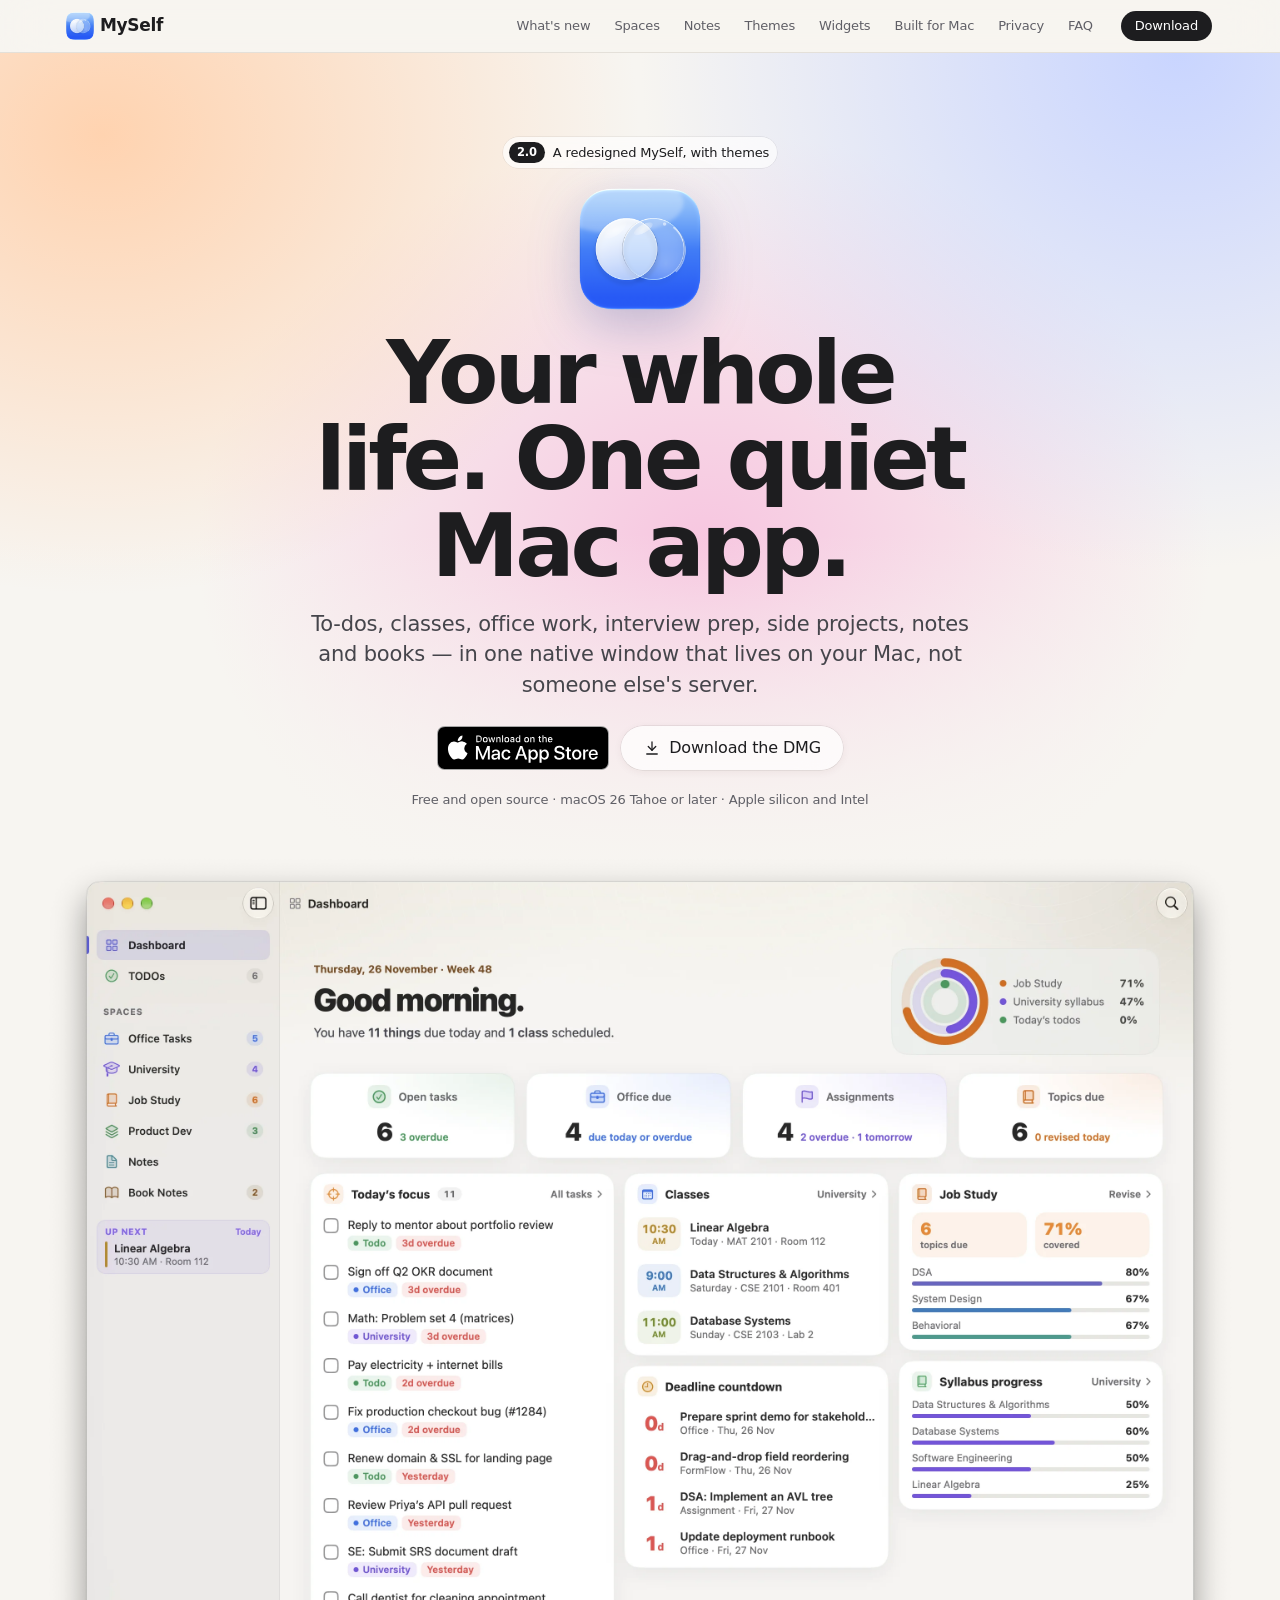
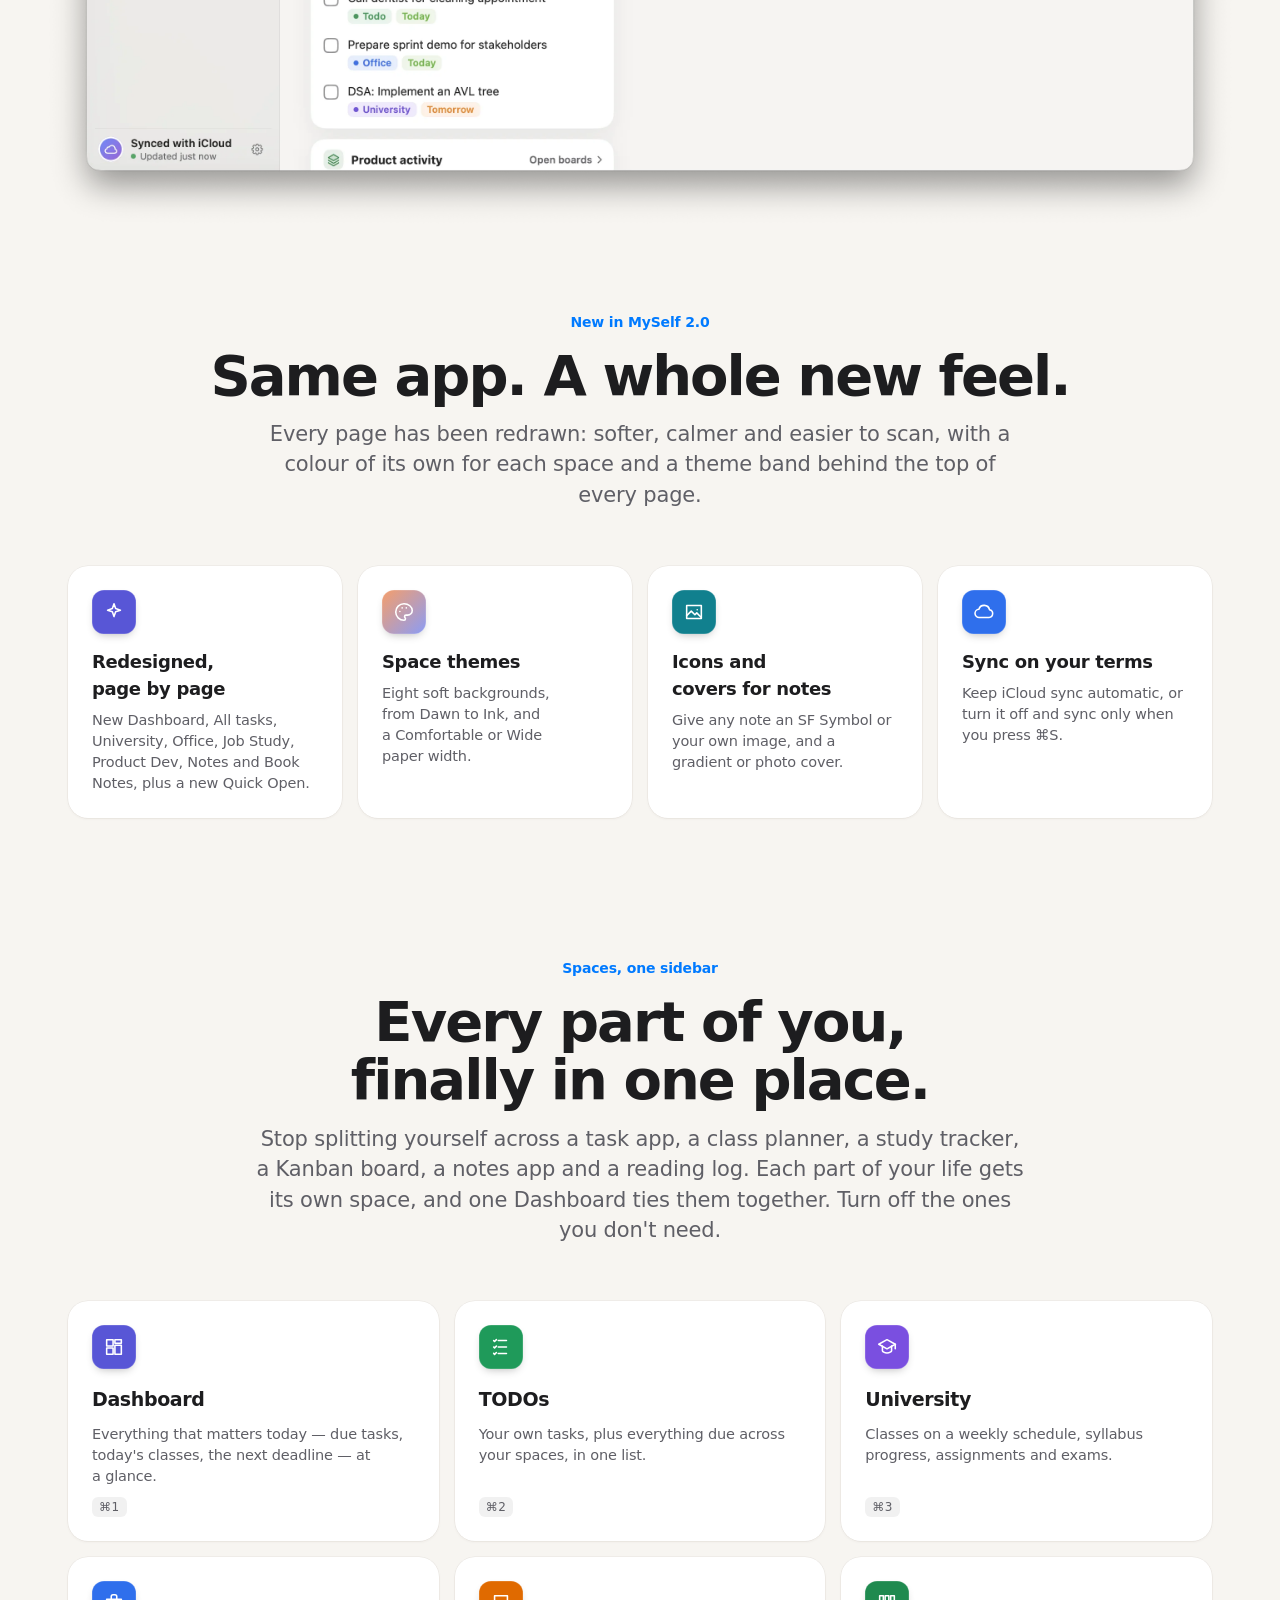
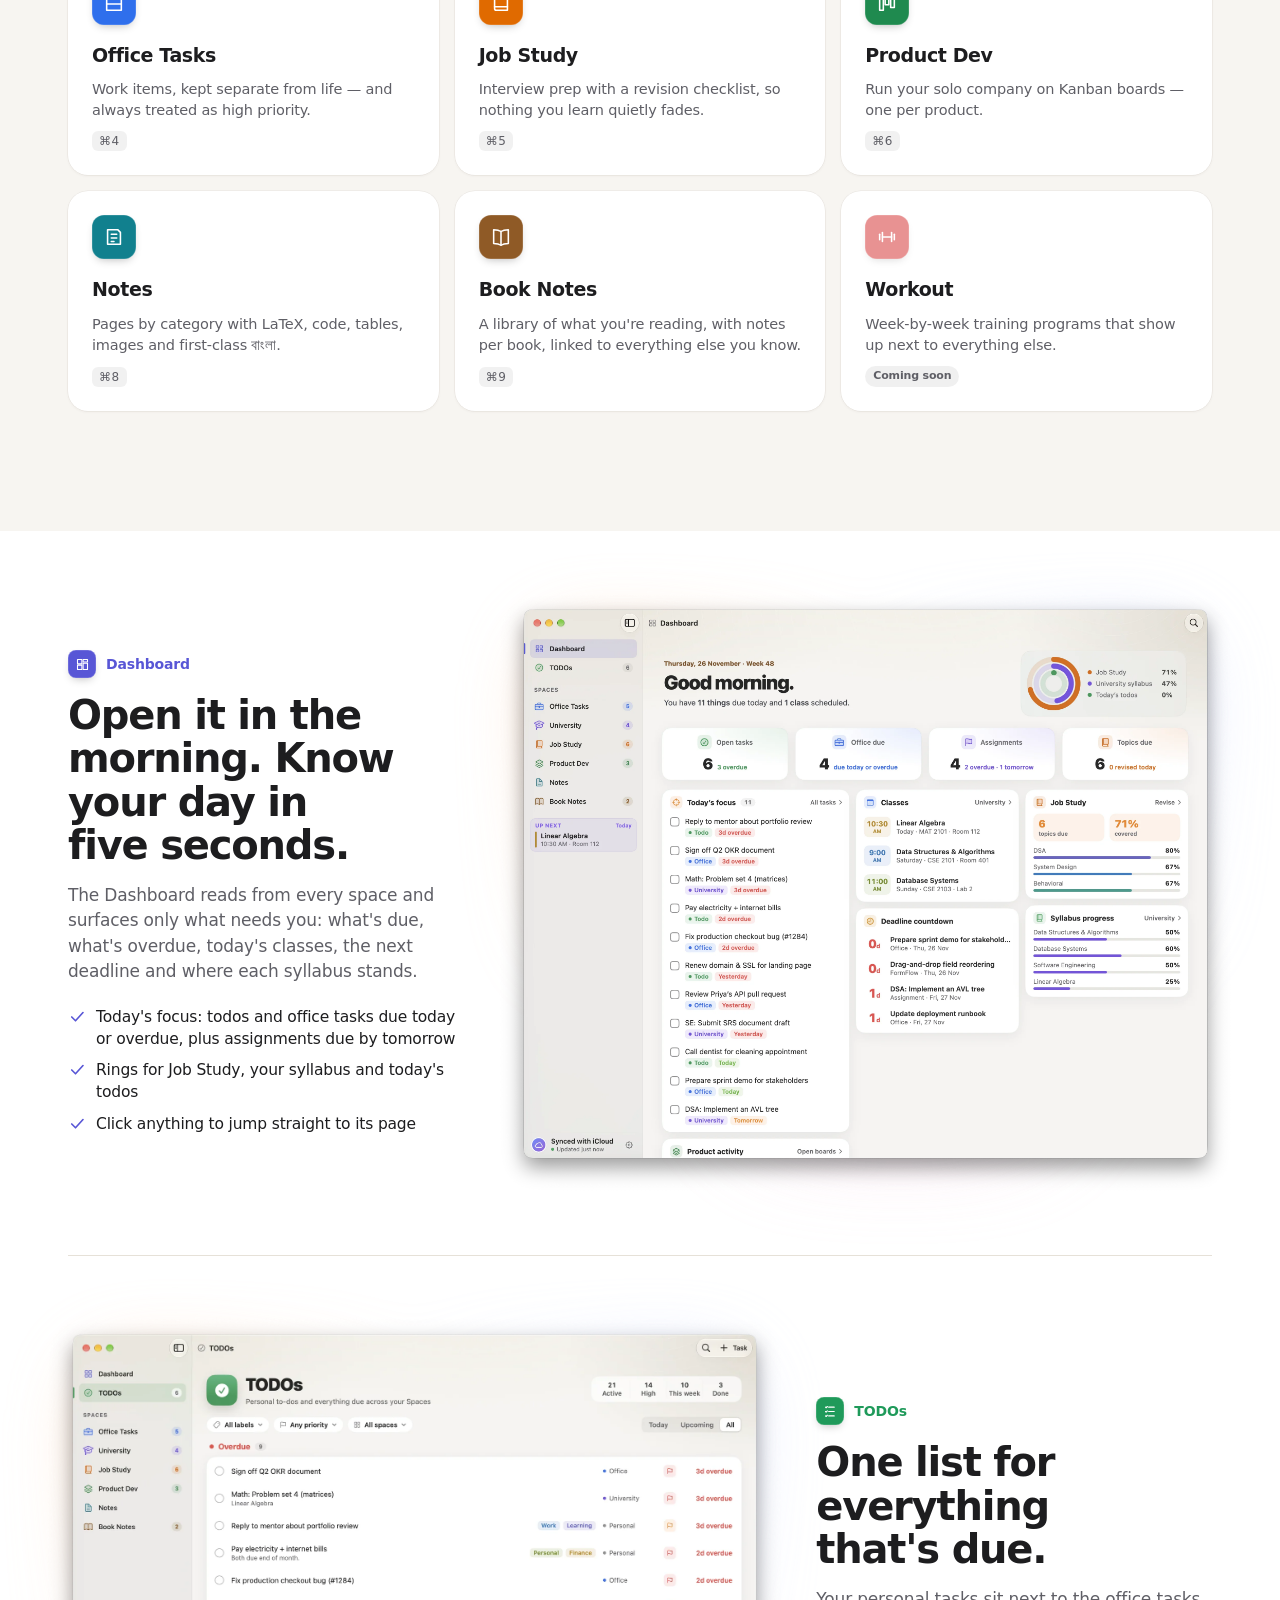
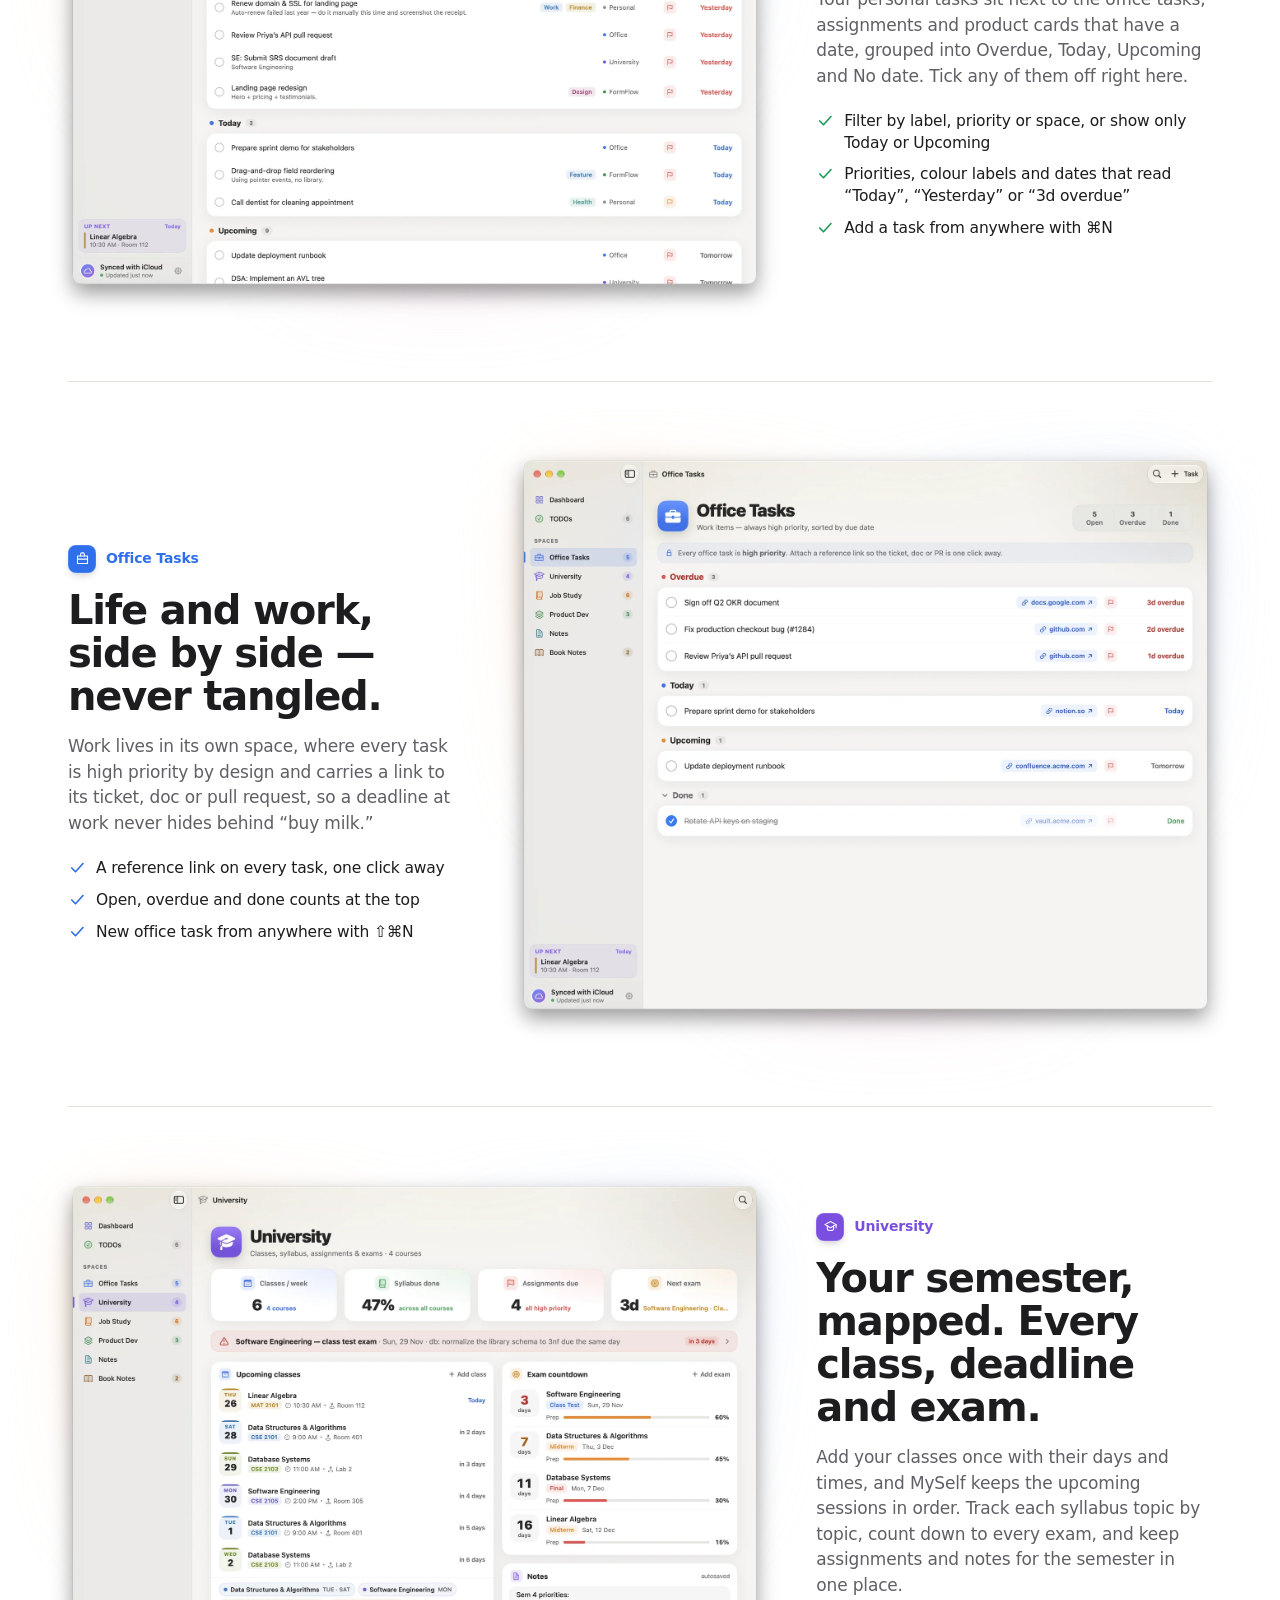
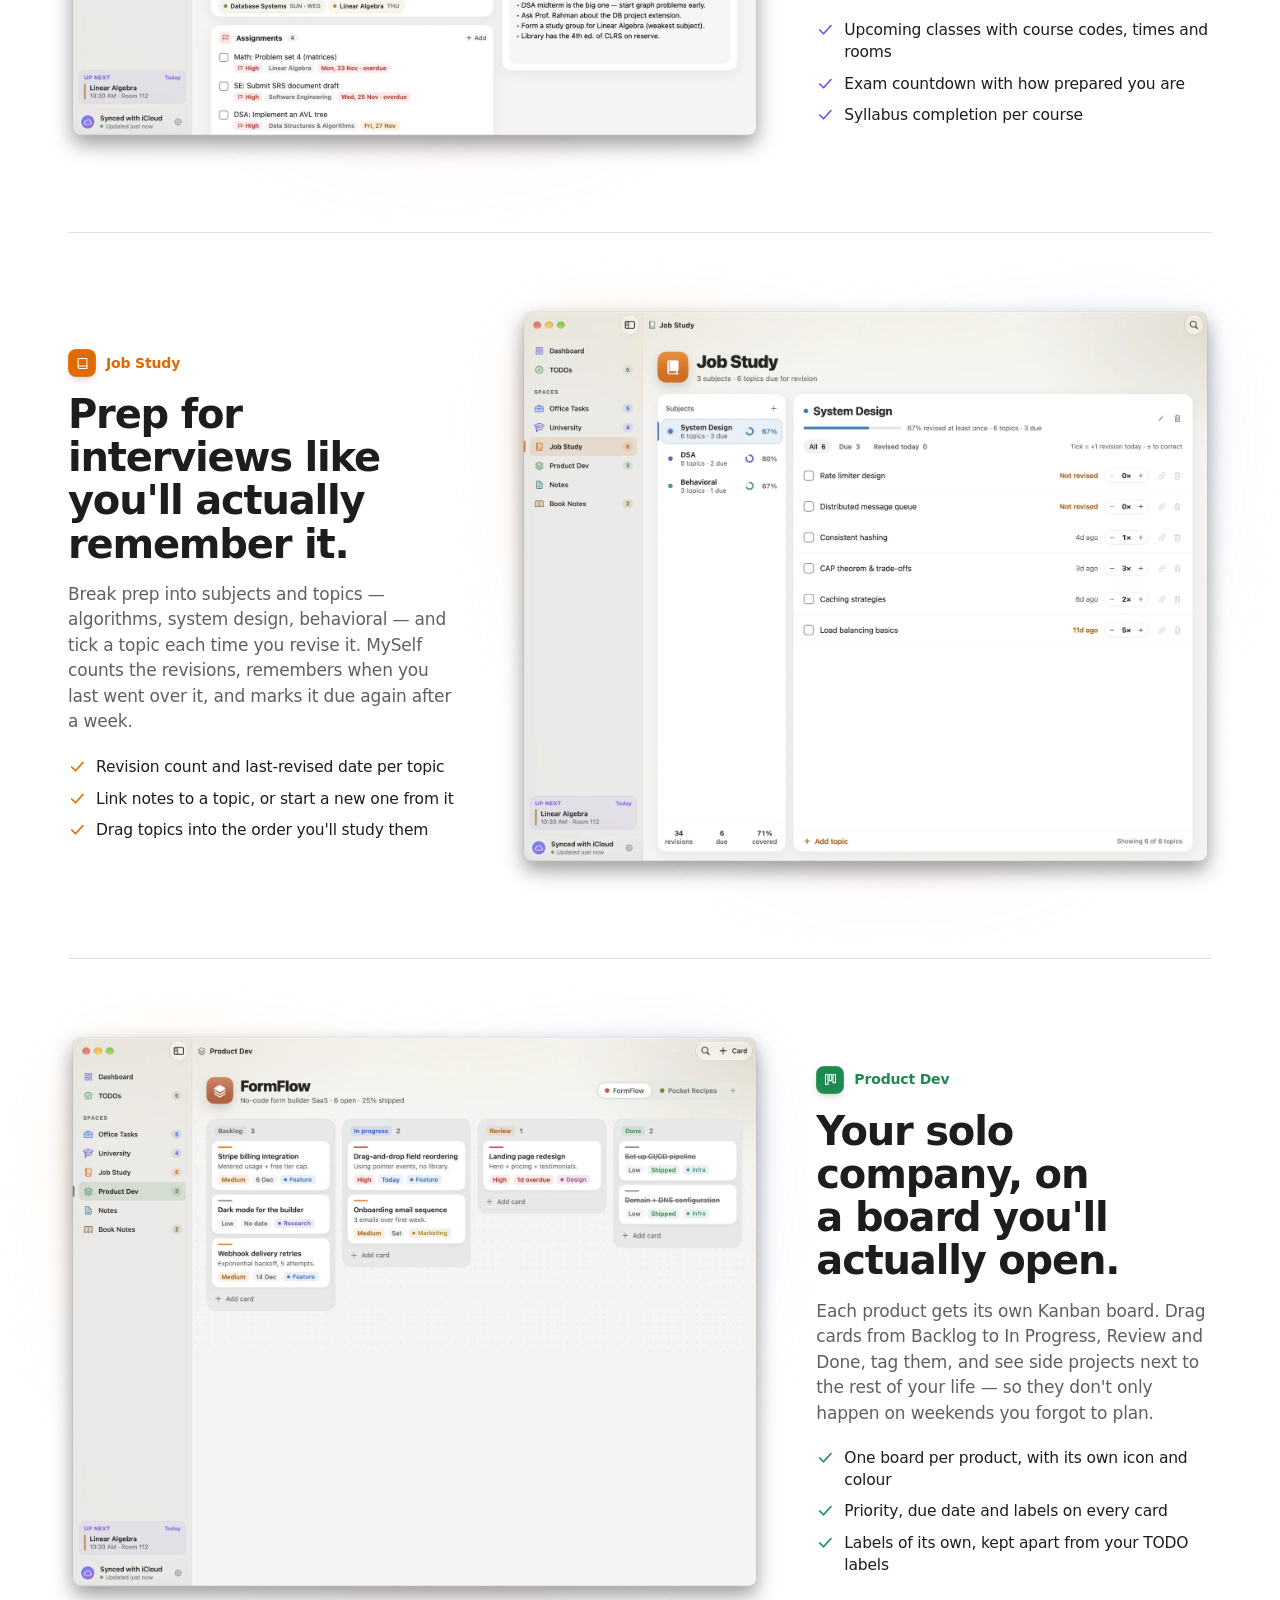
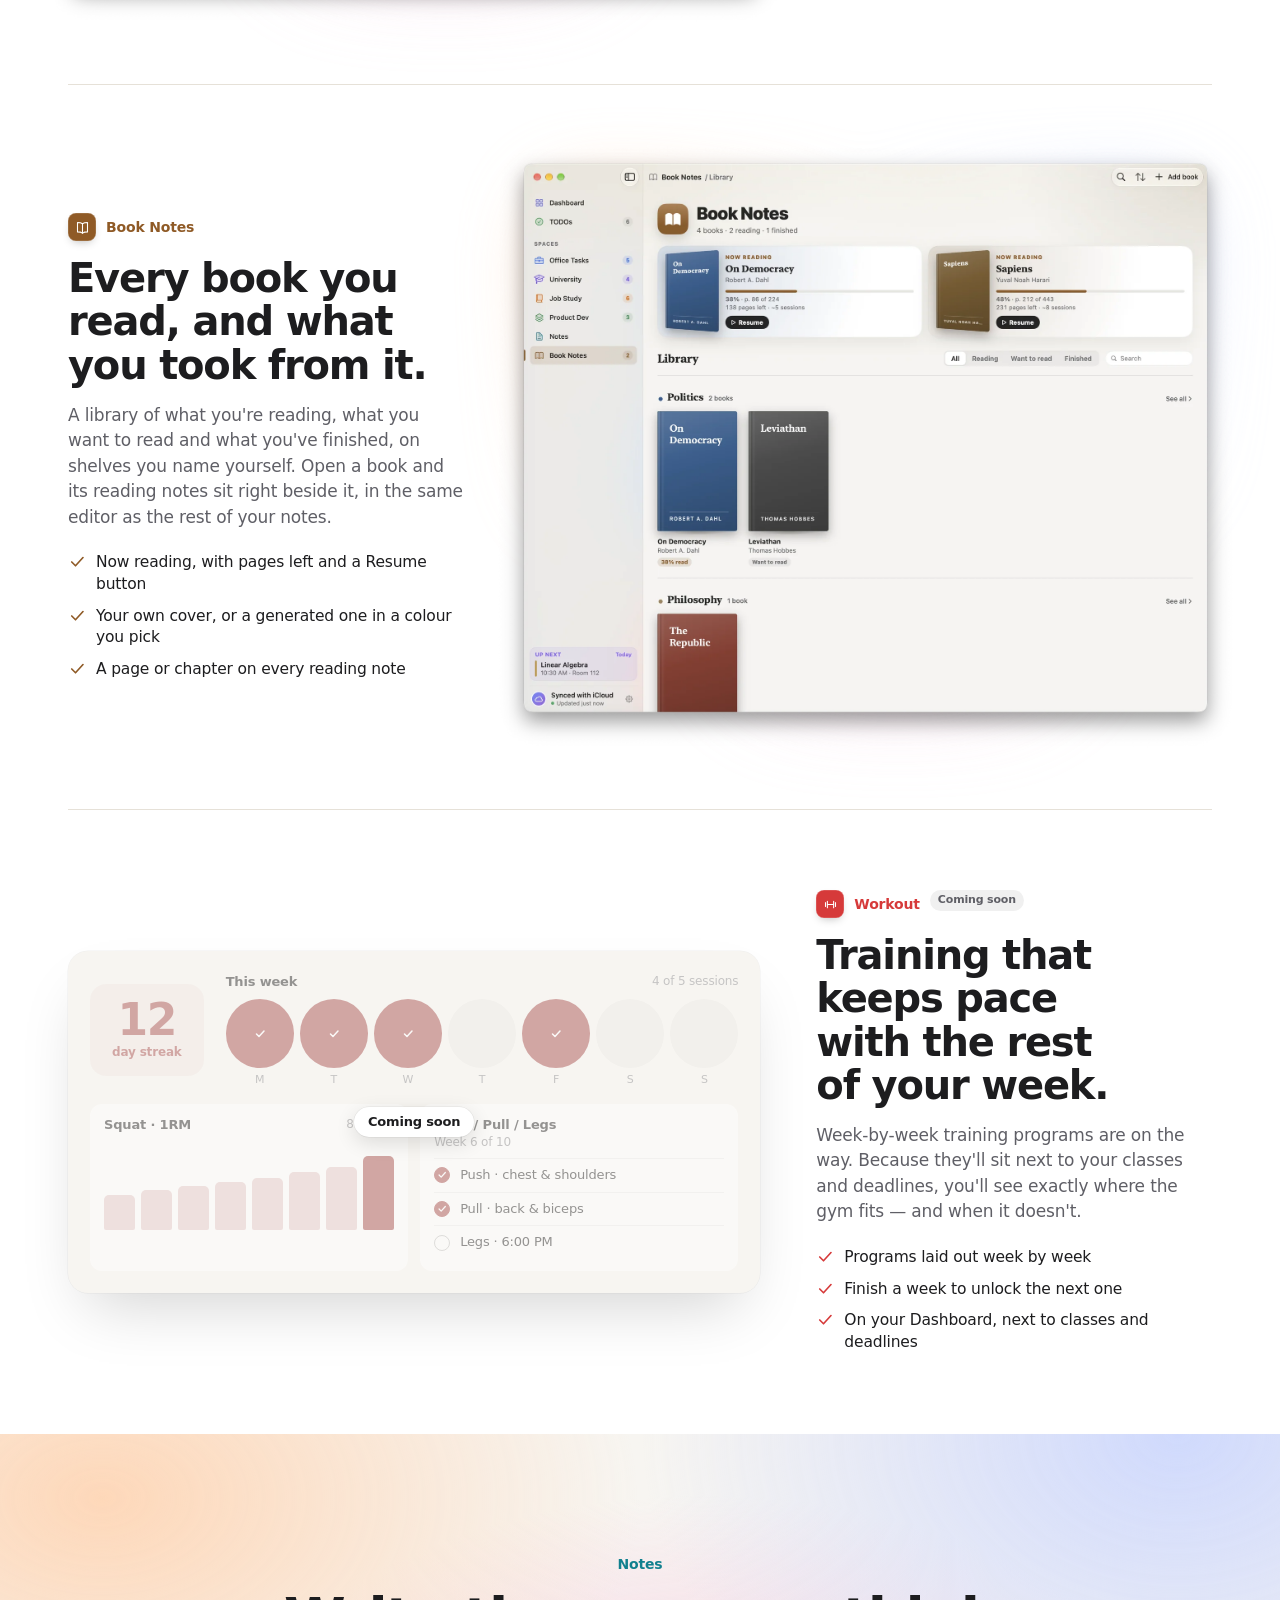
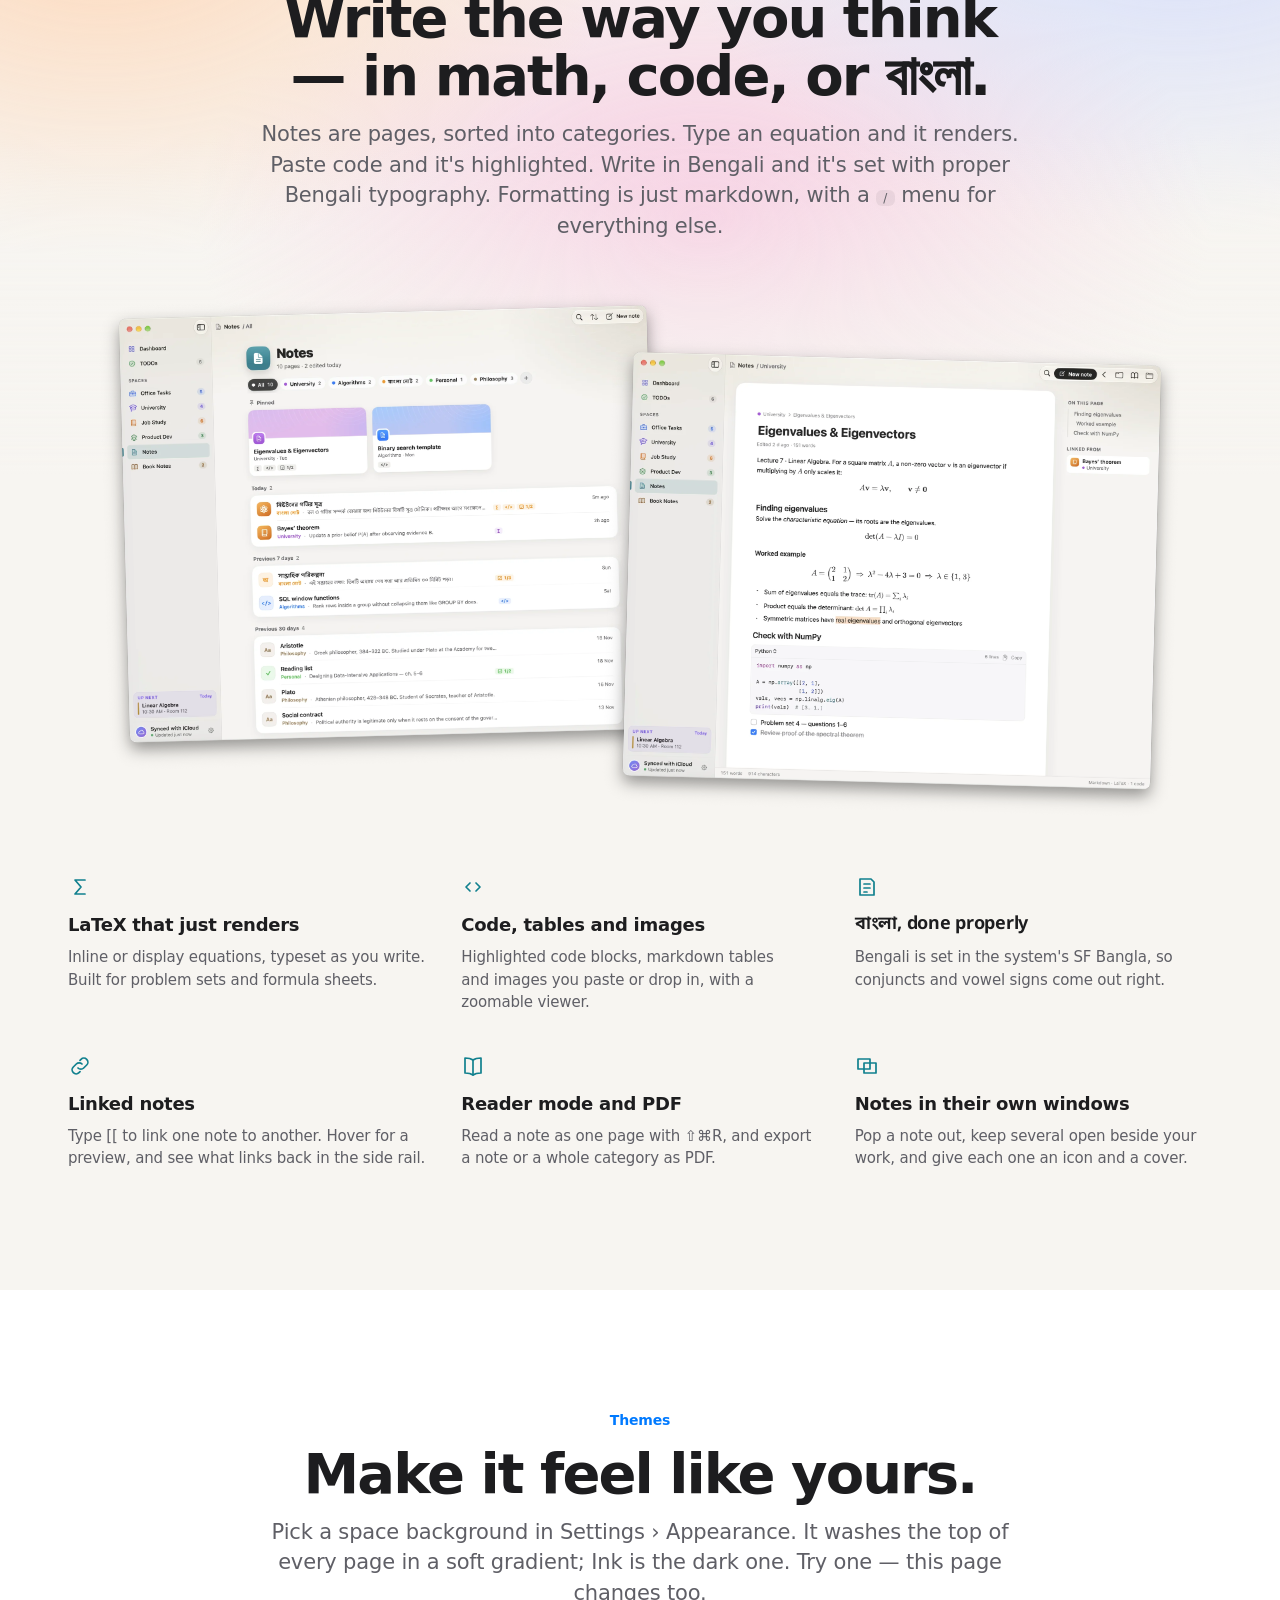
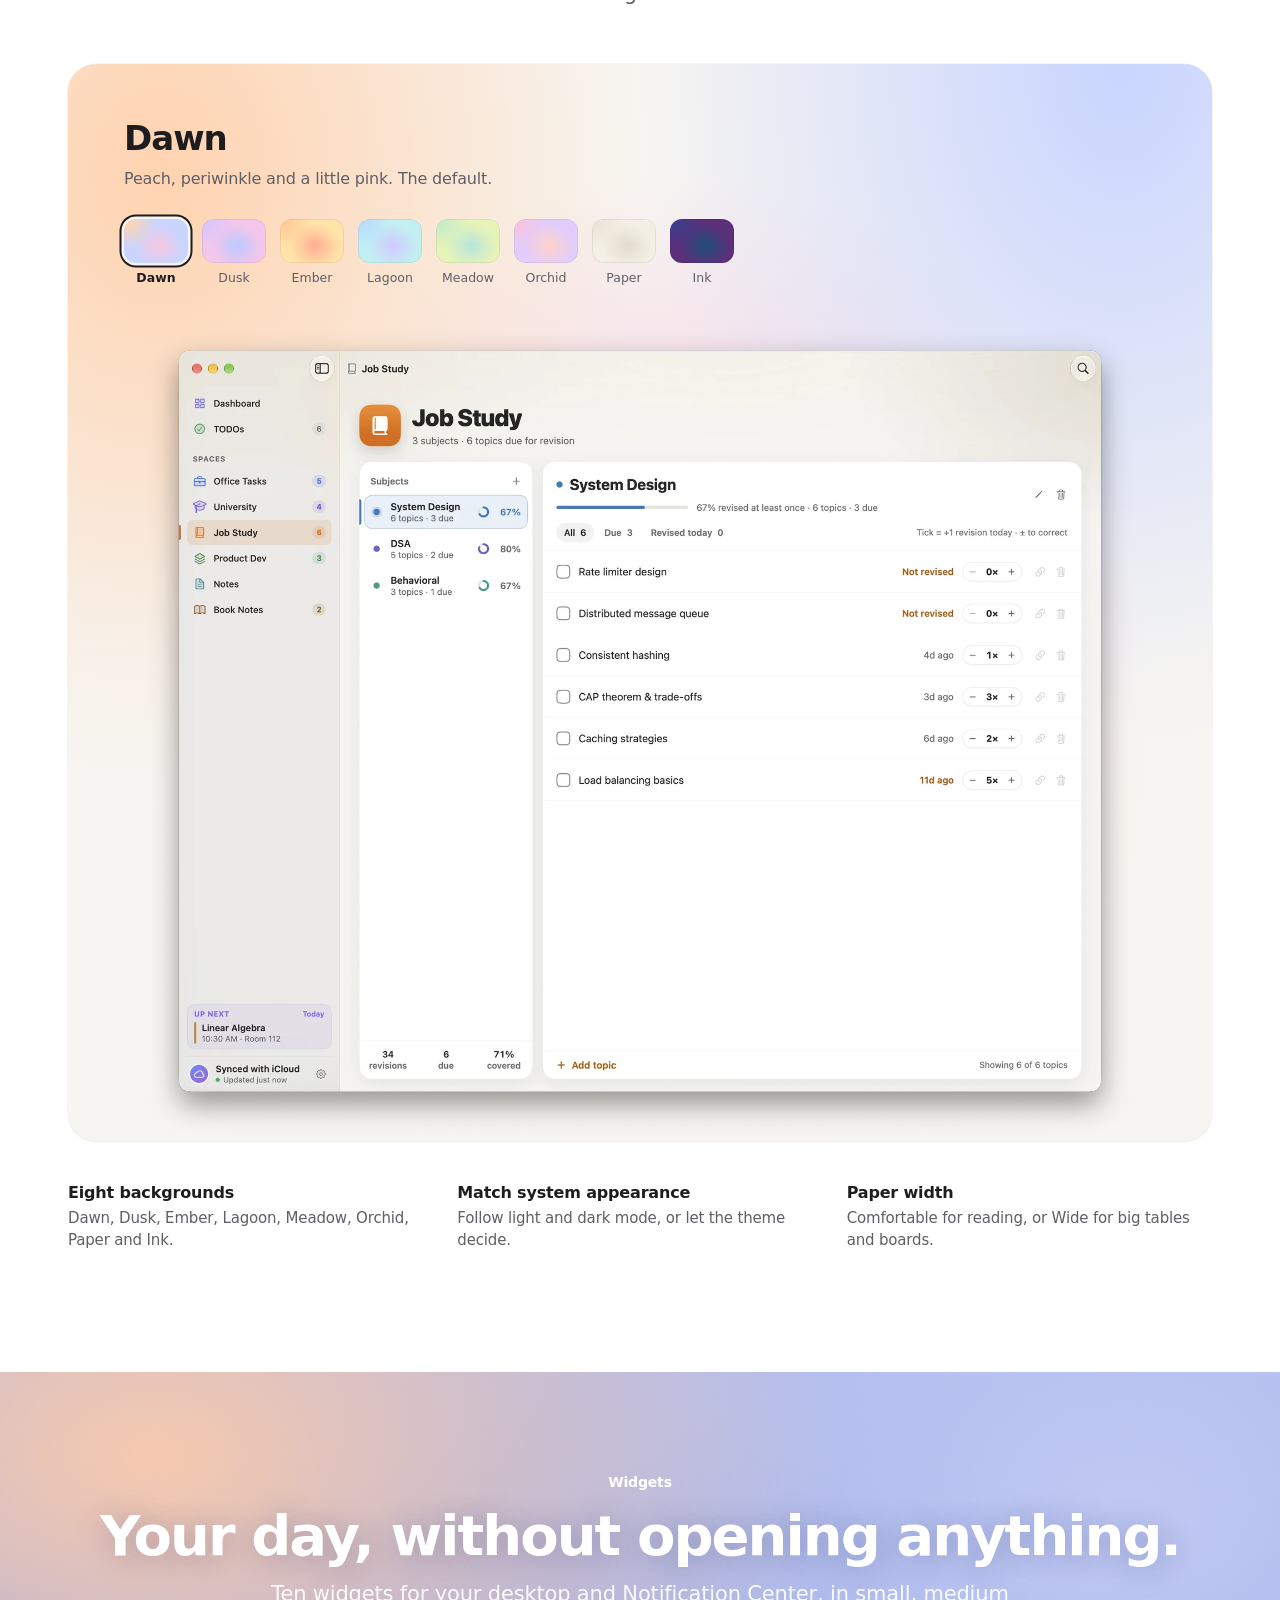
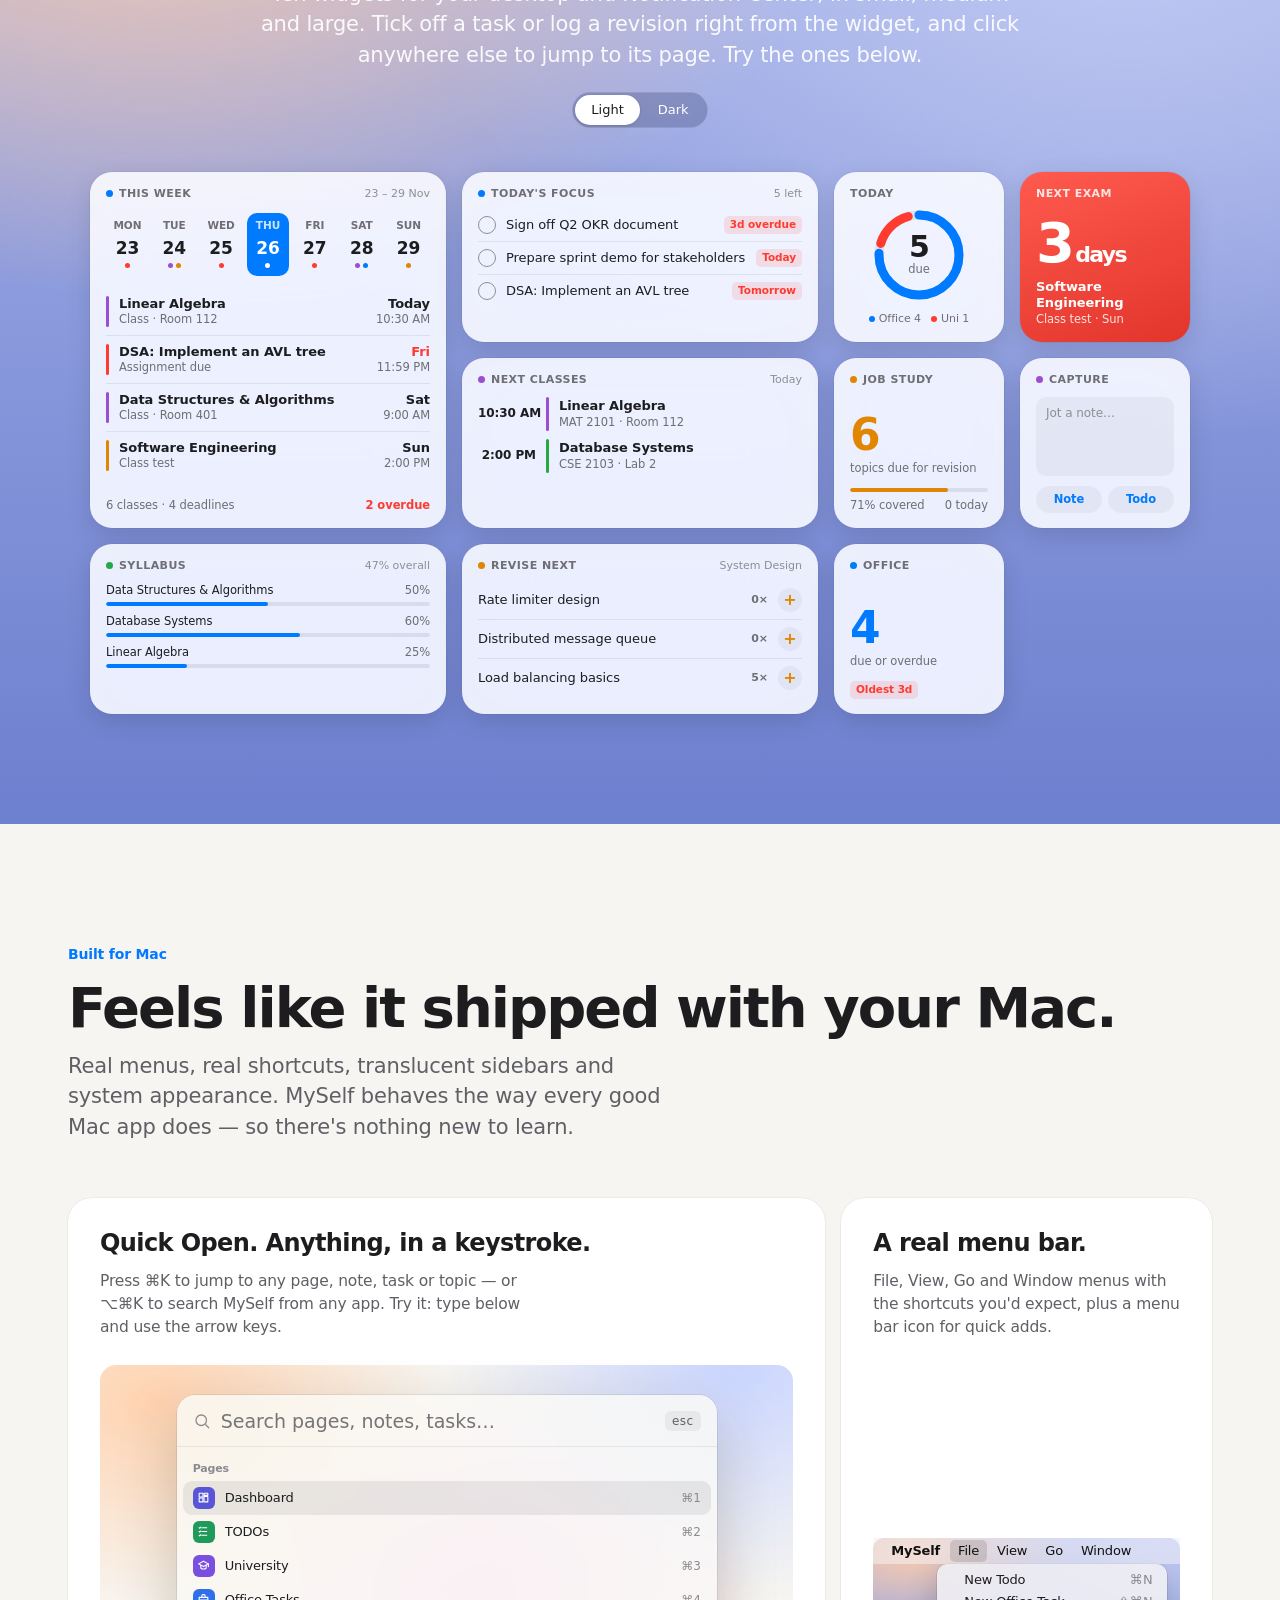
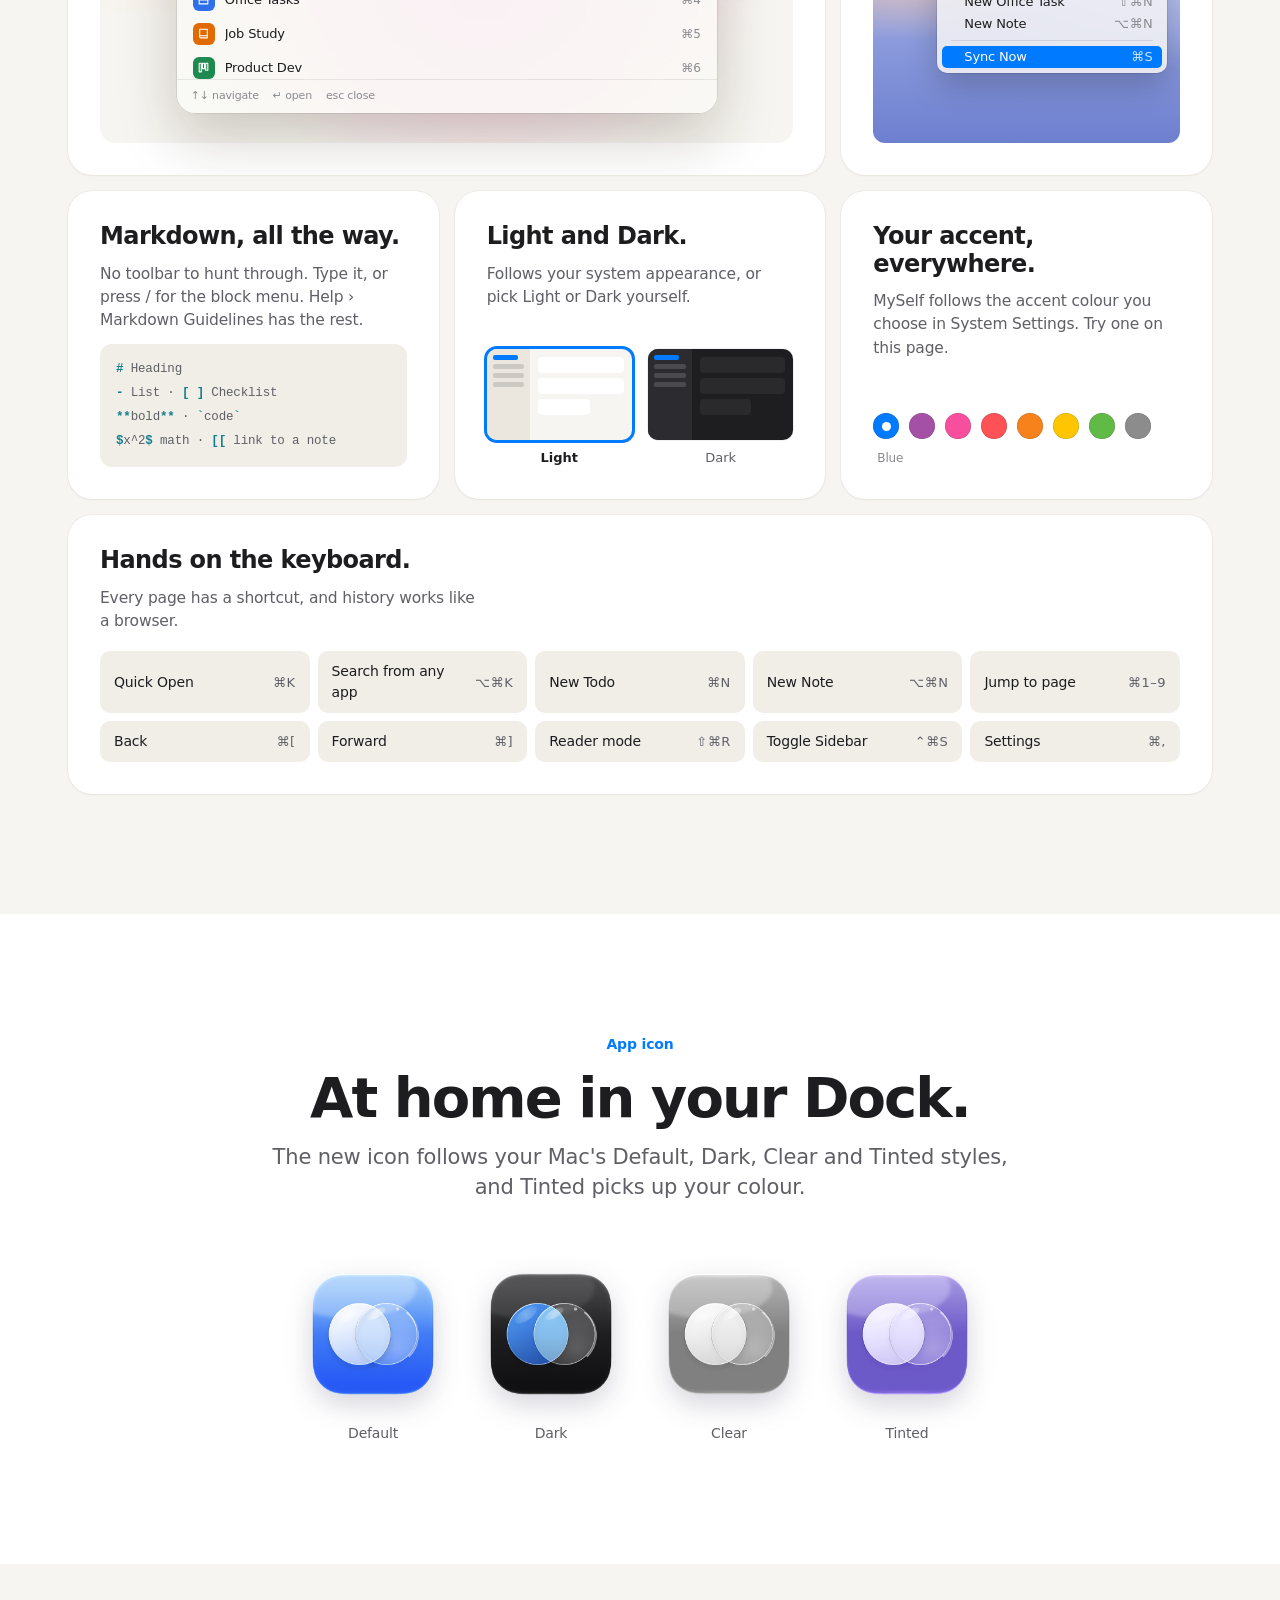
<file: docs/index.html>
<!DOCTYPE html>
<html lang="en">
<head>
<meta charset="UTF-8">
<meta name="viewport" content="width=device-width, initial-scale=1.0">
<title>MySelf for Mac — your whole life, in one quiet window</title>
<meta name="description" content="MySelf is a free, open-source native Mac app for your to-dos, university classes, office tasks, interview prep, product boards, notes and book notes, with LaTeX, code, Bengali, themes and desktop widgets. Your data stays on your Mac and syncs through your private iCloud database.">
<meta property="og:title" content="MySelf for Mac — your whole life, in one quiet window">
<meta property="og:description" content="To-dos, classes, office work, interview prep, side projects, notes and book notes in one native Mac app, with desktop widgets. Free and open source.">
<meta property="og:type" content="website">
<meta property="og:image" content="screenshot.png">
<meta name="theme-color" content="#f7f5f1">
<link rel="icon" href="icon.png">
<link rel="apple-touch-icon" href="icon.png">
<link rel="preconnect" href="https://fonts.googleapis.com">
<link rel="preconnect" href="https://fonts.gstatic.com" crossorigin="">
<link rel="stylesheet" href="https://fonts.googleapis.com/css2?family=Noto+Sans+Bengali:wght@400;600&display=swap">
<link rel="stylesheet" href="landing.css">
</head>
<body>
<nav class="nav"><div class="wrap"><a class="brand" href="#top"><img src="icon.png" alt="">MySelf</a><div class="nav-links"><a href="#new">What's new</a><a href="#modules">Spaces</a><a href="#notes">Notes</a><a href="#themes">Themes</a><a href="#widgets">Widgets</a><a href="#mac">Built for Mac</a><a href="#privacy">Privacy</a><a href="#faq">FAQ</a></div><a class="btn pri sm" href="#download">Download</a></div></nav>

<header class="hero" id="top">
<div class="band" aria-hidden="true"></div>
<div class="wrap hero-top">
<a class="new-pill" href="#new"><b>2.0</b>A redesigned MySelf, with themes</a>
<img class="hero-icon" src="icon.png" width="132" height="132" alt="MySelf app icon">
<h1>Your whole life. One quiet Mac app.</h1>
<p class="lede">To-dos, classes, office work, interview prep, side projects, notes and books — in one native window that lives on your Mac, not someone else's server.</p>
<div class="hero-cta"><a class="store" href="https://apps.apple.com/us/app/myself-todos-notes-study/id6829809152"><img src="mac-app-store-badge.svg" alt="Download on the Mac App Store" width="172" height="44"></a><a class="btn sec2" href="https://github.com/Ok9xNirab/myself/releases/latest"><span data-i="download" data-s="18"></span>Download the DMG</a></div>
<div class="hero-meta">Free and open source · macOS 26 Tahoe or later · Apple silicon and Intel</div>
</div>
<div class="wrap hero-stage">
<img class="hero-shot" src="shots/dashboard.webp" width="2882" height="2358" fetchpriority="high" alt="MySelf's Dashboard on macOS: a good-morning greeting with today's progress rings, stat cards for open tasks, office tasks due, assignments and Job Study topics due, today's focus, classes, a deadline countdown, Job Study and syllabus progress">
</div>
</header>

<section class="sec" id="new" style="padding-top:40px">
<div class="wrap">
<div class="sec-head c"><div class="eyebrow">New in MySelf 2.0</div><h2 class="h2">Same app. A whole new feel.</h2><p class="lede">Every page has been redrawn: softer, calmer and easier to scan, with a colour of its own for each space and a theme band behind the top of every page.</p></div>
<div class="news">
<div class="nw"><span class="tile" style="background:var(--indigo)" data-i="sparkle" data-s="22"></span><h3>Redesigned, page by page</h3><p>New Dashboard, All tasks, University, Office, Job Study, Product Dev, Notes and Book Notes, plus a new Quick Open.</p></div>
<div class="nw"><span class="tile" style="background:linear-gradient(135deg,#f59e6b,#8b9cf5)" data-i="palette" data-s="22"></span><h3>Space themes</h3><p>Eight soft backgrounds, from Dawn to Ink, and a Comfortable or Wide paper width.</p></div>
<div class="nw"><span class="tile" style="background:var(--teal)" data-i="image" data-s="22"></span><h3>Icons and covers for notes</h3><p>Give any note an SF Symbol or your own image, and a gradient or photo cover.</p></div>
<div class="nw"><span class="tile" style="background:var(--blue)" data-i="cloud" data-s="22"></span><h3>Sync on your terms</h3><p>Keep iCloud sync automatic, or turn it off and sync only when you press ⌘S.</p></div>
</div>
</div>
</section>

<section class="sec" id="modules" style="padding-top:20px">
<div class="wrap">
<div class="sec-head c"><div class="eyebrow">Spaces, one sidebar</div><h2 class="h2">Every part of you,<br>finally in one place.</h2><p class="lede">Stop splitting yourself across a task app, a class planner, a study tracker, a Kanban board, a notes app and a reading log. Each part of your life gets its own space, and one Dashboard ties them together. Turn off the ones you don't need.</p></div>
<div class="mods">
<a class="mod" href="#f-dashboard"><span class="tile" style="background:var(--indigo)" data-i="dashboard" data-s="22"></span><h3>Dashboard</h3><p>Everything that matters today — due tasks, today's classes, the next deadline — at a glance.</p><kbd class="k">⌘1</kbd></a>
<a class="mod" href="#f-todos"><span class="tile" style="background:var(--green)" data-i="todos" data-s="22"></span><h3>TODOs</h3><p>Your own tasks, plus everything due across your spaces, in one list.</p><kbd class="k">⌘2</kbd></a>
<a class="mod" href="#f-uni"><span class="tile" style="background:var(--violet)" data-i="university" data-s="22"></span><h3>University</h3><p>Classes on a weekly schedule, syllabus progress, assignments and exams.</p><kbd class="k">⌘3</kbd></a>
<a class="mod" href="#f-office"><span class="tile" style="background:var(--blue)" data-i="office" data-s="22"></span><h3>Office Tasks</h3><p>Work items, kept separate from life — and always treated as high priority.</p><kbd class="k">⌘4</kbd></a>
<a class="mod" href="#f-job"><span class="tile" style="background:var(--amber)" data-i="book" data-s="22"></span><h3>Job Study</h3><p>Interview prep with a revision checklist, so nothing you learn quietly fades.</p><kbd class="k">⌘5</kbd></a>
<a class="mod" href="#f-prod"><span class="tile" style="background:#1f8a4f" data-i="products" data-s="22"></span><h3>Product Dev</h3><p>Run your solo company on Kanban boards — one per product.</p><kbd class="k">⌘6</kbd></a>
<a class="mod" href="#notes"><span class="tile" style="background:var(--teal)" data-i="note" data-s="22"></span><h3>Notes</h3><p>Pages by category with LaTeX, code, tables, images and first-class বাংলা.</p><kbd class="k">⌘8</kbd></a>
<a class="mod" href="#f-books"><span class="tile" style="background:var(--brown)" data-i="bookpages" data-s="22"></span><h3>Book Notes</h3><p>A library of what you're reading, with notes per book, linked to everything else you know.</p><kbd class="k">⌘9</kbd></a>
<a class="mod soon" href="#f-work"><span class="tile" style="background:var(--red)" data-i="workout" data-s="22"></span><h3>Workout</h3><p>Week-by-week training programs that show up next to everything else.</p><span class="soon-tag">Coming soon</span></a>
</div>
</div>
</section>

<section class="features" id="features">
<div class="wrap">

<div class="feat" id="f-dashboard" style="--tint:var(--indigo)">
<div class="copy"><div class="eyebrow"><span class="tile" style="background:var(--indigo)" data-i="dashboard" data-s="15"></span>Dashboard</div><h3>Open it in the morning. Know your day in five seconds.</h3><p>The Dashboard reads from every space and surfaces only what needs you: what's due, what's overdue, today's classes, the next deadline and where each syllabus stands.</p>
<ul class="ticks"><li><span data-i="check" data-s="18" data-w="2.2"></span>Today's focus: todos and office tasks due today or overdue, plus assignments due by tomorrow</li><li><span data-i="check" data-s="18" data-w="2.2"></span>Rings for Job Study, your syllabus and today's todos</li><li><span data-i="check" data-s="18" data-w="2.2"></span>Click anything to jump straight to its page</li></ul></div>
<figure class="shot"><img src="shots/dashboard.webp" width="2882" height="2358" loading="lazy" alt="The Dashboard with today's focus, classes, a deadline countdown and Job Study and syllabus progress"></figure>
</div>

<div class="feat flip" id="f-todos" style="--tint:var(--green)">
<div class="copy"><div class="eyebrow"><span class="tile" style="background:var(--green)" data-i="todos" data-s="15"></span>TODOs</div><h3>One list for everything that's due.</h3><p>Your personal tasks sit next to the office tasks, assignments and product cards that have a date, grouped into Overdue, Today, Upcoming and No date. Tick any of them off right here.</p>
<ul class="ticks"><li><span data-i="check" data-s="18" data-w="2.2"></span>Filter by label, priority or space, or show only Today or Upcoming</li><li><span data-i="check" data-s="18" data-w="2.2"></span>Priorities, colour labels and dates that read “Today”, “Yesterday” or “3d overdue”</li><li><span data-i="check" data-s="18" data-w="2.2"></span>Add a task from anywhere with ⌘N</li></ul></div>
<figure class="shot"><img src="shots/todos.webp" width="1800" height="1473" loading="lazy" alt="The TODOs page listing overdue, today and upcoming tasks from Office, University, Personal and a product board, with labels and priority flags"></figure>
</div>

<div class="feat" id="f-office" style="--tint:var(--blue)">
<div class="copy"><div class="eyebrow"><span class="tile" style="background:var(--blue)" data-i="office" data-s="15"></span>Office Tasks</div><h3>Life and work, side by side — never tangled.</h3><p>Work lives in its own space, where every task is high priority by design and carries a link to its ticket, doc or pull request, so a deadline at work never hides behind “buy milk.”</p>
<ul class="ticks"><li><span data-i="check" data-s="18" data-w="2.2"></span>A reference link on every task, one click away</li><li><span data-i="check" data-s="18" data-w="2.2"></span>Open, overdue and done counts at the top</li><li><span data-i="check" data-s="18" data-w="2.2"></span>New office task from anywhere with ⇧⌘N</li></ul></div>
<figure class="shot"><img src="shots/office.webp" width="1800" height="1473" loading="lazy" alt="The Office Tasks page with overdue, today, upcoming and done tasks, each with a link to a doc, GitHub or Notion"></figure>
</div>

<div class="feat flip" id="f-uni" style="--tint:var(--violet)">
<div class="copy"><div class="eyebrow"><span class="tile" style="background:var(--violet)" data-i="university" data-s="15"></span>University</div><h3>Your semester, mapped. Every class, deadline and exam.</h3><p>Add your classes once with their days and times, and MySelf keeps the upcoming sessions in order. Track each syllabus topic by topic, count down to every exam, and keep assignments and notes for the semester in one place.</p>
<ul class="ticks"><li><span data-i="check" data-s="18" data-w="2.2"></span>Upcoming classes with course codes, times and rooms</li><li><span data-i="check" data-s="18" data-w="2.2"></span>Exam countdown with how prepared you are</li><li><span data-i="check" data-s="18" data-w="2.2"></span>Syllabus completion per course</li></ul></div>
<figure class="shot"><img src="shots/university.webp" width="1800" height="1473" loading="lazy" alt="The University page with classes per week, syllabus done, assignments due, the next exam, upcoming classes and an exam countdown"></figure>
</div>

<div class="feat" id="f-job" style="--tint:var(--amber)">
<div class="copy"><div class="eyebrow"><span class="tile" style="background:var(--amber)" data-i="book" data-s="15"></span>Job Study</div><h3>Prep for interviews like you'll actually remember it.</h3><p>Break prep into subjects and topics — algorithms, system design, behavioral — and tick a topic each time you revise it. MySelf counts the revisions, remembers when you last went over it, and marks it due again after a week.</p>
<ul class="ticks"><li><span data-i="check" data-s="18" data-w="2.2"></span>Revision count and last-revised date per topic</li><li><span data-i="check" data-s="18" data-w="2.2"></span>Link notes to a topic, or start a new one from it</li><li><span data-i="check" data-s="18" data-w="2.2"></span>Drag topics into the order you'll study them</li></ul></div>
<figure class="shot"><img src="shots/jobstudy.webp" width="1800" height="1473" loading="lazy" alt="The Job Study page with subjects on the left and the System Design revision checklist with counts and last-revised dates"></figure>
</div>

<div class="feat flip" id="f-prod" style="--tint:#1f8a4f">
<div class="copy"><div class="eyebrow"><span class="tile" style="background:#1f8a4f" data-i="products" data-s="15"></span>Product Dev</div><h3>Your solo company, on a board you'll actually open.</h3><p>Each product gets its own Kanban board. Drag cards from Backlog to In Progress, Review and Done, tag them, and see side projects next to the rest of your life — so they don't only happen on weekends you forgot to plan.</p>
<ul class="ticks"><li><span data-i="check" data-s="18" data-w="2.2"></span>One board per product, with its own icon and colour</li><li><span data-i="check" data-s="18" data-w="2.2"></span>Priority, due date and labels on every card</li><li><span data-i="check" data-s="18" data-w="2.2"></span>Labels of its own, kept apart from your TODO labels</li></ul></div>
<figure class="shot"><img src="shots/products.webp" width="1800" height="1473" loading="lazy" alt="A Product Dev Kanban board with Backlog, In progress, Review and Done columns of cards"></figure>
</div>

<div class="feat" id="f-books" style="--tint:var(--brown)">
<div class="copy"><div class="eyebrow"><span class="tile" style="background:var(--brown)" data-i="bookpages" data-s="15"></span>Book Notes</div><h3>Every book you read, and what you took from it.</h3><p>A library of what you're reading, what you want to read and what you've finished, on shelves you name yourself. Open a book and its reading notes sit right beside it, in the same editor as the rest of your notes.</p>
<ul class="ticks"><li><span data-i="check" data-s="18" data-w="2.2"></span>Now reading, with pages left and a Resume button</li><li><span data-i="check" data-s="18" data-w="2.2"></span>Your own cover, or a generated one in a colour you pick</li><li><span data-i="check" data-s="18" data-w="2.2"></span>A page or chapter on every reading note</li></ul></div>
<figure class="shot"><img src="shots/books.webp" width="1800" height="1473" loading="lazy" alt="The Book Notes library with two books now reading and shelves for Politics and Philosophy"></figure>
</div>

<div class="feat flip" id="f-work" style="--tint:var(--red)">
<div class="copy"><div class="eyebrow"><span class="tile" style="background:var(--red)" data-i="workout" data-s="15"></span>Workout <span class="soon-tag">Coming soon</span></div><h3>Training that keeps pace with the rest of your week.</h3><p>Week-by-week training programs are on the way. Because they'll sit next to your classes and deadlines, you'll see exactly where the gym fits — and when it doesn't.</p>
<ul class="ticks"><li><span data-i="check" data-s="18" data-w="2.2"></span>Programs laid out week by week</li><li><span data-i="check" data-s="18" data-w="2.2"></span>Finish a week to unlock the next one</li><li><span data-i="check" data-s="18" data-w="2.2"></span>On your Dashboard, next to classes and deadlines</li></ul></div>
<div class="mock">
<div class="soon-over"><span>Coming soon</span></div>
<div class="wk-top"><div class="streak"><b>12</b><span>day streak</span></div><div><div class="ch">This week<span>4 of 5 sessions</span></div><div class="days"><div><i class="on" data-i="check" data-s="12" data-w="3"></i>M</div><div><i class="on" data-i="check" data-s="12" data-w="3"></i>T</div><div><i class="on" data-i="check" data-s="12" data-w="3"></i>W</div><div><i></i>T</div><div><i class="on" data-i="check" data-s="12" data-w="3"></i>F</div><div><i></i>S</div><div><i></i>S</div></div></div></div>
<div class="grid2" style="margin-top:16px">
<div class="sub-card"><div style="display:flex;justify-content:space-between"><b style="font-weight:600">Squat · 1RM</b><span class="mut">8 weeks</span></div><div class="chart"><i style="height:40%"></i><i style="height:46%"></i><i style="height:50%"></i><i style="height:55%"></i><i style="height:60%"></i><i style="height:66%"></i><i style="height:72%"></i><i class="hi" style="height:84%"></i></div></div>
<div class="sub-card"><b style="font-weight:600">Push / Pull / Legs</b><div class="mut">Week 6 of 10</div>
<div class="li" style="margin-top:6px"><span class="cb on" data-i="check" data-s="10" data-w="3"></span><span class="t">Push · chest &amp; shoulders</span></div>
<div class="li"><span class="cb on" data-i="check" data-s="10" data-w="3"></span><span class="t">Pull · back &amp; biceps</span></div>
<div class="li"><span class="cb"></span><span class="t">Legs · 6:00 PM</span></div></div>
</div>
</div>
</div>

</div>
</section>

<section class="sec notes-sec" id="notes">
<div class="band" aria-hidden="true"></div>
<div class="wrap">
<div class="sec-head c"><div class="eyebrow" style="color:var(--teal)">Notes</div><h2 class="h2">Write the way you think — in math, code, or বাংলা.</h2><p class="lede">Notes are pages, sorted into categories. Type an equation and it renders. Paste code and it's highlighted. Write in Bengali and it's set with proper Bengali typography. Formatting is just markdown, with a <kbd>/</kbd> menu for everything else.</p></div>
<div class="notes-stage">
<figure class="shot"><img src="shots/notes.webp" width="1800" height="1473" loading="lazy" alt="The Notes list with category chips, two pinned notes with gradient covers, and notes grouped by date with math, code and checklist badges"></figure>
<figure class="shot"><img src="shots/note-editor.webp" width="1800" height="1473" loading="lazy" alt="A note on eigenvalues with rendered LaTeX, a Python code block and a checklist, with On this page and Linked from in a side rail"></figure>
</div>
<div class="notes-feats">
<div class="nf"><span data-i="sigma" data-s="24"></span><h3>LaTeX that just renders</h3><p>Inline or display equations, typeset as you write. Built for problem sets and formula sheets.</p></div>
<div class="nf"><span data-i="code" data-s="24"></span><h3>Code, tables and images</h3><p>Highlighted code blocks, markdown tables and images you paste or drop in, with a zoomable viewer.</p></div>
<div class="nf"><span data-i="note" data-s="24"></span><h3 class="bn">বাংলা, done properly</h3><p>Bengali is set in the system's SF Bangla, so conjuncts and vowel signs come out right.</p></div>
<div class="nf"><span data-i="link" data-s="24"></span><h3>Linked notes</h3><p>Type [[ to link one note to another. Hover for a preview, and see what links back in the side rail.</p></div>
<div class="nf"><span data-i="bookpages" data-s="24"></span><h3>Reader mode and PDF</h3><p>Read a note as one page with ⇧⌘R, and export a note or a whole category as PDF.</p></div>
<div class="nf"><span data-i="windows" data-s="24"></span><h3>Notes in their own windows</h3><p>Pop a note out, keep several open beside your work, and give each one an icon and a cover.</p></div>
</div>
</div>
</section>

<section class="sec themes" id="themes">
<div class="wrap">
<div class="sec-head c"><div class="eyebrow">Themes</div><h2 class="h2">Make it feel like yours.</h2><p class="lede">Pick a space background in Settings › Appearance. It washes the top of every page in a soft gradient; Ink is the dark one. Try one — this page changes too.</p></div>
<div class="th-stage" id="thStage">
<div class="band" aria-hidden="true"></div>
<div class="th-copy"><h3 id="thName">Dawn</h3><p id="thDesc">Peach, periwinkle and a little pink. The default.</p></div>
<div class="th-pick" id="thPick" role="group" aria-label="Space theme"></div>
<img class="th-shot" src="shots/jobstudy.webp" width="1800" height="1473" loading="lazy" alt="The Job Study page under the chosen theme">
</div>
<div class="th-notes">
<div><b>Eight backgrounds</b>Dawn, Dusk, Ember, Lagoon, Meadow, Orchid, Paper and Ink.</div>
<div><b>Match system appearance</b>Follow light and dark mode, or let the theme decide.</div>
<div><b>Paper width</b>Comfortable for reading, or Wide for big tables and boards.</div>
</div>
</div>
</section>

<section class="wdesk" id="widgets">
<div class="wrap">
<div class="sec-head c"><div class="eyebrow">Widgets</div><h2 class="h2">Your day, without opening anything.</h2><p class="lede">Ten widgets for your desktop and Notification Center, in small, medium and large. Tick off a task or log a revision right from the widget, and click anywhere else to jump to its page. Try the ones below.</p>
<div class="seg wg-mode" role="group" aria-label="Widget appearance"><button class="on" data-wg-mode="light">Light</button><button data-wg-mode="dark">Dark</button></div></div>
<div class="wg-grid">
<div class="wg wg-l">
<div class="wg-cap"><i style="background:var(--w-blue)"></i>This week<span>23 – 29 Nov</span></div>
<div class="wg-days">
<div class="wg-day">MON<b>23</b><div class="wg-pips"><i style="background:var(--w-red)"></i></div></div>
<div class="wg-day">TUE<b>24</b><div class="wg-pips"><i style="background:var(--w-violet)"></i><i style="background:var(--w-orange)"></i></div></div>
<div class="wg-day">WED<b>25</b><div class="wg-pips"><i style="background:var(--w-red)"></i></div></div>
<div class="wg-day now">THU<b>26</b><div class="wg-pips"><i style="background:var(--w-violet)"></i></div></div>
<div class="wg-day">FRI<b>27</b><div class="wg-pips"><i style="background:var(--w-red)"></i></div></div>
<div class="wg-day">SAT<b>28</b><div class="wg-pips"><i style="background:var(--w-violet)"></i><i style="background:var(--w-blue)"></i></div></div>
<div class="wg-day">SUN<b>29</b><div class="wg-pips"><i style="background:var(--w-orange)"></i></div></div>
</div>
<div class="wg-evs">
<div class="wg-ev"><span style="background:var(--w-violet)"></span><div><div class="wg-t">Linear Algebra</div><div class="wg-s">Class · Room 112</div></div><div class="wg-when"><div class="wg-t">Today</div><div class="wg-s">10:30 AM</div></div></div>
<div class="wg-ev"><span style="background:var(--w-red)"></span><div><div class="wg-t">DSA: Implement an AVL tree</div><div class="wg-s">Assignment due</div></div><div class="wg-when"><div class="wg-t" style="color:var(--w-red)">Fri</div><div class="wg-s">11:59 PM</div></div></div>
<div class="wg-ev"><span style="background:var(--w-violet)"></span><div><div class="wg-t">Data Structures &amp; Algorithms</div><div class="wg-s">Class · Room 401</div></div><div class="wg-when"><div class="wg-t">Sat</div><div class="wg-s">9:00 AM</div></div></div>
<div class="wg-ev"><span style="background:var(--w-orange)"></span><div><div class="wg-t">Software Engineering</div><div class="wg-s">Class test</div></div><div class="wg-when"><div class="wg-t">Sun</div><div class="wg-s">2:00 PM</div></div></div>
</div>
<div class="wg-foot wg-s"><span>6 classes · 4 deadlines</span><span style="color:var(--w-red);font-weight:600">2 overdue</span></div>
</div>
<div class="wg wg-m" data-wg-focus>
<div class="wg-cap"><i style="background:var(--w-blue)"></i>Today's focus<span data-wg-left>5 left</span></div>
<div class="wg-list">
<div class="wg-row"><button class="wg-ck" aria-label="Tick off Sign off Q2 OKR document"></button><span class="wg-t">Sign off Q2 OKR document</span><span class="wg-chip">3d overdue</span></div>
<div class="wg-row"><button class="wg-ck" aria-label="Tick off Prepare sprint demo"></button><span class="wg-t">Prepare sprint demo for stakeholders</span><span class="wg-chip">Today</span></div>
<div class="wg-row"><button class="wg-ck" aria-label="Tick off DSA: Implement an AVL tree"></button><span class="wg-t">DSA: Implement an AVL tree</span><span class="wg-chip">Tomorrow</span></div>
</div>
</div>
<div class="wg">
<div class="wg-cap">Today</div>
<div class="wg-ring"><svg width="96" height="96" viewBox="0 0 96 96" aria-hidden="true"><circle cx="48" cy="48" r="40" fill="none" stroke="var(--w-track)" stroke-width="9"></circle><circle cx="48" cy="48" r="40" fill="none" stroke="var(--w-blue)" stroke-width="9" stroke-linecap="round" stroke-dasharray="190 251"></circle><circle cx="48" cy="48" r="40" fill="none" stroke="var(--w-red)" stroke-width="9" stroke-linecap="round" stroke-dasharray="40 251" stroke-dashoffset="-200"></circle></svg>
<div><b>5</b><div class="wg-s">due</div></div></div>
<div class="wg-legend"><span><i style="background:var(--w-blue)"></i>Office 4</span><span><i style="background:var(--w-red)"></i>Uni 1</span></div>
</div>
<div class="wg wg-exam">
<div class="wg-cap">Next exam</div>
<div style="margin-top:auto"><div class="wg-big" style="font-size:56px">3<span style="font-size:22px;font-weight:600;margin-left:2px">days</span></div>
<div class="wg-t" style="margin-top:8px">Software Engineering</div><div class="wg-s">Class test · Sun</div></div>
</div>
<div class="wg wg-m">
<div class="wg-cap"><i style="background:var(--w-violet)"></i>Next classes<span>Today</span></div>
<div class="wg-classes">
<div class="wg-cl"><b>10:30 AM</b><span style="background:var(--w-violet)"></span><div><div class="wg-t">Linear Algebra</div><div class="wg-s">MAT 2101 · Room 112</div></div></div>
<div class="wg-cl"><b>2:00 PM</b><span style="background:var(--w-green)"></span><div><div class="wg-t">Database Systems</div><div class="wg-s">CSE 2103 · Lab 2</div></div></div>
</div>
</div>
<div class="wg">
<div class="wg-cap"><i style="background:var(--w-orange)"></i>Job Study</div>
<div style="margin-top:auto"><div class="wg-big" style="color:var(--w-orange)">6</div><div class="wg-s" style="margin-top:4px">topics due for revision</div></div>
<div style="margin-top:12px"><div class="wg-bar"><i style="width:71%;background:var(--w-orange)"></i></div><div class="wg-foot wg-s" style="margin-top:6px"><span>71% covered</span><span>0 today</span></div></div>
</div>
<div class="wg">
<div class="wg-cap"><i style="background:var(--w-violet)"></i>Capture</div>
<div class="wg-field">Jot a note…</div>
<div class="wg-qa"><span>Note</span><span>Todo</span></div>
</div>
<div class="wg wg-m">
<div class="wg-cap"><i style="background:var(--w-green)"></i>Syllabus<span>47% overall</span></div>
<div class="wg-sy">
<div><span>Data Structures &amp; Algorithms</span><span>50%</span><div class="wg-bar"><i style="width:50%;background:var(--w-blue)"></i></div></div>
<div><span>Database Systems</span><span>60%</span><div class="wg-bar"><i style="width:60%;background:var(--w-blue)"></i></div></div>
<div><span>Linear Algebra</span><span>25%</span><div class="wg-bar"><i style="width:25%;background:var(--w-blue)"></i></div></div>
</div>
</div>
<div class="wg wg-m">
<div class="wg-cap"><i style="background:var(--w-orange)"></i>Revise next<span>System Design</span></div>
<div class="wg-list">
<div class="wg-row"><span class="wg-t">Rate limiter design</span><span class="wg-cnt">0×</span><button class="wg-plus" data-wg-plus aria-label="Log a revision">+</button></div>
<div class="wg-row"><span class="wg-t">Distributed message queue</span><span class="wg-cnt">0×</span><button class="wg-plus" data-wg-plus aria-label="Log a revision">+</button></div>
<div class="wg-row"><span class="wg-t">Load balancing basics</span><span class="wg-cnt">5×</span><button class="wg-plus" data-wg-plus aria-label="Log a revision">+</button></div>
</div>
</div>
<div class="wg">
<div class="wg-cap"><i style="background:var(--w-blue)"></i>Office</div>
<div style="margin-top:auto"><div class="wg-big" style="color:var(--w-blue)">4</div><div class="wg-s" style="margin-top:4px">due or overdue</div></div>
<div class="wg-foot" style="margin-top:12px"><span class="wg-chip">Oldest 3d</span></div>
</div>
</div>
</div>
</section>

<section class="sec" id="mac">
<div class="wrap">
<div class="sec-head"><div class="eyebrow">Built for Mac</div><h2 class="h2">Feels like it shipped with your Mac.</h2><p class="lede">Real menus, real shortcuts, translucent sidebars and system appearance. MySelf behaves the way every good Mac app does — so there's nothing new to learn.</p></div>
<div class="bento">
<div class="bx s4"><h3>Quick Open. Anything, in a keystroke.</h3><p>Press ⌘K to jump to any page, note, task or topic — or ⌥⌘K to search MySelf from any app. Try it: type below and use the arrow keys.</p>
<div class="qo-wrap"><div class="qo"><div class="qo-in"><span data-i="search" data-s="18"></span><input id="qoIn" placeholder="Search pages, notes, tasks…" autocomplete="off" aria-label="Search"><span class="kbd">esc</span></div><div class="qo-list" id="qoList"></div><div class="qo-foot"><span>↑↓ navigate</span><span>↵ open</span><span>esc close</span></div></div></div></div>
<div class="bx s2"><h3>A real menu bar.</h3><p>File, View, Go and Window menus with the shortcuts you'd expect, plus a menu bar icon for quick adds.</p>
<div class="mb"><div class="mb-bar"><span class="app">MySelf</span><span class="on">File</span><span>View</span><span>Go</span><span>Window</span></div>
<div class="mb-menu"><div class="mi">New Todo<em>⌘N</em></div><div class="mi">New Office Task<em>⇧⌘N</em></div><div class="mi">New Note<em>⌥⌘N</em></div><div class="msep"></div><div class="mi on">Sync Now<em>⌘S</em></div></div></div></div>
<div class="bx s2"><h3>Markdown, all the way.</h3><p>No toolbar to hunt through. Type it, or press / for the block menu. Help › Markdown Guidelines has the rest.</p>
<div class="md"><b>#</b> Heading<br><b>-</b> List · <b>[ ]</b> Checklist<br><b>**</b>bold<b>**</b> · <b>`</b>code<b>`</b><br><b>$</b>x^2<b>$</b> math · <b>[[</b> link to a note</div></div>
<div class="bx s2"><h3>Light and Dark.</h3><p>Follows your system appearance, or pick Light or Dark yourself.</p>
<div class="appear">
<button class="ap on" data-theme-btn="light"><span class="pv" style="background:#f7f5f1;color:#1d1d1f"><span class="a" style="background:#ebe7df"><i></i><i></i><i></i><i></i></span><span class="b"><i style="background:#fff"></i><i style="background:#fff"></i><i style="background:#fff;width:60%"></i></span></span>Light</button>
<button class="ap" data-theme-btn="dark"><span class="pv" style="background:#1e1e20;color:#fff"><span class="a" style="background:#2c2c30"><i></i><i></i><i></i><i></i></span><span class="b"><i style="background:#2a2a2c"></i><i style="background:#2a2a2c"></i><i style="background:#2a2a2c;width:60%"></i></span></span>Dark</button>
</div></div>
<div class="bx s2"><h3>Your accent, everywhere.</h3><p>MySelf follows the accent colour you choose in System Settings. Try one on this page.</p><div class="swatches" id="swatches" style="margin-top:auto"></div></div>
<div class="bx s6"><h3>Hands on the keyboard.</h3><p>Every page has a shortcut, and history works like a browser.</p>
<div class="keys"><div class="key">Quick Open<kbd>⌘K</kbd></div><div class="key">Search from any app<kbd>⌥⌘K</kbd></div><div class="key">New Todo<kbd>⌘N</kbd></div><div class="key">New Note<kbd>⌥⌘N</kbd></div><div class="key">Jump to page<kbd>⌘1–9</kbd></div><div class="key">Back<kbd>⌘[</kbd></div><div class="key">Forward<kbd>⌘]</kbd></div><div class="key">Reader mode<kbd>⇧⌘R</kbd></div><div class="key">Toggle Sidebar<kbd>⌃⌘S</kbd></div><div class="key">Settings<kbd>⌘,</kbd></div></div></div>
</div>
</div>
</section>

<section class="sec" id="icon" style="background:var(--surface)">
<div class="wrap">
<div class="sec-head c"><div class="eyebrow">App icon</div><h2 class="h2">At home in your Dock.</h2><p class="lede">The new icon follows your Mac's Default, Dark, Clear and Tinted styles, and Tinted picks up your colour.</p></div>
<div class="icons-row">
<div class="ic-opt"><span class="ic"><img src="icon.png" width="150" height="150" alt="Default icon"></span>Default</div>
<div class="ic-opt"><span class="ic"><img src="icon-dark.png" width="150" height="150" alt="Dark icon"></span>Dark</div>
<div class="ic-opt"><span class="ic clr"><img src="icon-clear.png" width="150" height="150" alt="Clear icon"></span>Clear</div>
<div class="ic-opt"><span class="ic"><img src="icon-tinted.png" width="150" height="150" alt="Tinted icon"></span>Tinted</div>
</div>
</div>
</section>

<section class="sec" id="privacy">
<div class="wrap">
<div class="sec-head"><div class="eyebrow">Privacy</div><h2 class="h2">It's about you. So it stays with you.</h2><p class="lede">Your tasks, classes and late-night notes are some of the most personal data you have. MySelf keeps all of it on your Mac and in your own iCloud account.</p></div>
<div class="priv">
<div class="pv-card"><span class="tile" data-i="lock" data-s="22"></span><h3>Your data, your iCloud</h3><p>Everything lives in a database on your Mac and syncs through your private iCloud database between your Macs. There's no MySelf server.</p></div>
<div class="pv-card"><span class="tile" data-i="eye" data-s="22"></span><h3>No account, no tracking</h3><p>Open the app and start. No sign-up, no analytics, no ads. The Mac App Store version makes no requests of its own; the GitHub download only checks once a day for a newer version, which you can turn off.</p></div>
<div class="pv-card"><span class="tile" data-i="cloud" data-s="22"></span><h3>Sync when you say</h3><p>Leave sync automatic, or turn it off in Settings › iCloud and sync only when you choose File › Sync Now.</p></div>
<div class="pv-card"><span class="tile" data-i="wifi" data-s="22"></span><h3>Works offline</h3><p>On a plane, in a lecture hall with bad Wi-Fi — MySelf doesn't notice. Pages open without waiting on a server.</p></div>
</div>
</div>
</section>

<section class="sec" id="download" style="padding-top:0">
<div class="wrap">
<div class="sec-head"><div class="eyebrow">Download</div><h2 class="h2" style="font-size:clamp(28px,3.6vw,40px)">What you need.</h2></div>
<div class="specs">
<div class="spec"><span class="k">macOS</span><span class="v">26 Tahoe or later</span></div>
<div class="spec"><span class="k">Processor</span><span class="v">Apple silicon or Intel (universal)</span></div>
<div class="spec"><span class="k">Languages</span><span class="v">English · বাংলা notes</span></div>
<div class="spec"><span class="k">Price</span><span class="v">Free and open source (MIT)</span></div>
</div>
<div class="dl"><a class="store" href="https://apps.apple.com/us/app/myself-todos-notes-study/id6829809152"><img src="mac-app-store-badge.svg" alt="Download on the Mac App Store" width="172" height="44"></a><p>Get MySelf on the Mac App Store for automatic updates.</p></div>
<div class="dl" style="margin-top:14px"><a class="btn sec2" href="https://github.com/Ok9xNirab/myself/releases/latest"><span data-i="download" data-s="18"></span>Download the DMG</a><p>Or download it from GitHub. The DMG is signed and notarized by Apple, so it opens without a warning, and checks GitHub once a day for a newer version.</p></div>
</div>
</section>

<section class="sec" id="faq" style="background:var(--surface)">
<div class="wrap">
<div class="sec-head c"><div class="eyebrow">FAQ</div><h2 class="h2">Questions, answered.</h2></div>
<div class="faq">
<details open=""><summary>Do I need an account?<span data-i="plus" data-s="20"></span></summary><p>No. Download, open, and start using it. MySelf starts empty; to look around first, load the sample data from Settings.</p></details>
<details><summary>Where is my data stored?<span data-i="plus" data-s="20"></span></summary><p>In a database on your Mac, synced through your private iCloud database to your other Macs on the same Apple Account, with nothing to set up. You can sync only when you choose, or turn iCloud off, in Settings › iCloud. MySelf never sends your data anywhere else.</p></details>
<details><summary>Can I hide spaces I don't use?<span data-i="plus" data-s="20"></span></summary><p>Yes. Not at university? Turn University off in Settings › Features and it disappears from the sidebar, the Dashboard, Quick Open and the Go menu.</p></details>
<details><summary>Does it support Bengali?<span data-i="plus" data-s="20"></span></summary><p>Notes are designed for বাংলা from the ground up, set in the system's SF Bangla with comfortable line spacing, alongside LaTeX and code blocks.</p></details>
<details><summary>I'm updating from 1.x. Is my data safe?<span data-i="plus" data-s="20"></span></summary><p>Yes. 2.0 is a new look on the same data: your todos, notes, books and boards carry over as they are and keep syncing with your other Macs.</p></details>
<details><summary>Is there an iPhone or Windows version?<span data-i="plus" data-s="20"></span></summary><p>MySelf is built for the Mac. There's no iPhone, iPad or Windows release, and sync works between Macs only.</p></details>
<details><summary>Mac App Store or the DMG?<span data-i="plus" data-s="20"></span></summary><p>They're the same app and sync the same data through iCloud. The Mac App Store version updates itself. The DMG from GitHub checks for a new release once a day and links it, and also shows Workout, which is still in progress.</p></details>
<details><summary>Is Workout available?<span data-i="plus" data-s="20"></span></summary><p>Not yet. Workout is coming soon; in the DMG its page is in the sidebar but doesn't save anything yet.</p></details>
</div>
</div>
</section>

<section class="sec">
<div class="wrap">
<div class="cta"><img src="icon.png" width="120" height="120" alt=""><h2>Meet yourself, organized.</h2><p>One sidebar, zero accounts. Free and open source for macOS.</p><div class="hero-cta"><a class="store" href="https://apps.apple.com/us/app/myself-todos-notes-study/id6829809152"><img src="mac-app-store-badge.svg" alt="Download on the Mac App Store" width="172" height="44"></a><a class="btn sec2" href="https://github.com/Ok9xNirab/myself/releases/latest"><span data-i="download" data-s="18"></span>Download the DMG</a></div><div class="hero-meta">macOS 26 or later · Apple silicon and Intel</div></div>
</div>
</section>

<footer><div class="wrap">
<div class="f-grid">
<div class="about"><a class="brand" href="#top"><img src="icon.png" alt="">MySelf</a><p>A personal operating system for students, makers and anyone holding too many things at once.</p></div>
<div><h4>Product</h4><ul><li><a href="#new">What's new</a></li><li><a href="#modules">Spaces</a></li><li><a href="#notes">Notes</a></li><li><a href="#themes">Themes</a></li><li><a href="#widgets">Widgets</a></li><li><a href="#download">Download</a></li></ul></div>
<div><h4>Learn</h4><ul><li><a href="#mac">Keyboard shortcuts</a></li><li><a href="#faq">FAQ</a></li><li><a href="https://github.com/Ok9xNirab/myself/releases">Release notes</a></li></ul></div>
<div><h4>Project</h4><ul><li><a href="https://github.com/Ok9xNirab/myself">Source code</a></li><li><a href="https://github.com/Ok9xNirab/myself/issues">Report an issue</a></li><li><a href="#privacy">Privacy</a></li><li><a href="privacy.html">Privacy policy</a></li></ul></div>
</div>
<div class="f-bot"><span>© 2026 Istiaq Nirab · MIT License</span><span>Apple, the Apple logo and Mac are trademarks of Apple Inc., registered in the U.S. and other countries. App Store is a service mark of Apple Inc., registered in the U.S. and other countries.</span></div>
</div></footer>

<dialog class="zoom" id="zoom"><img alt=""></dialog>
<script src="landing.js"></script>
</body>
</html>
</file>
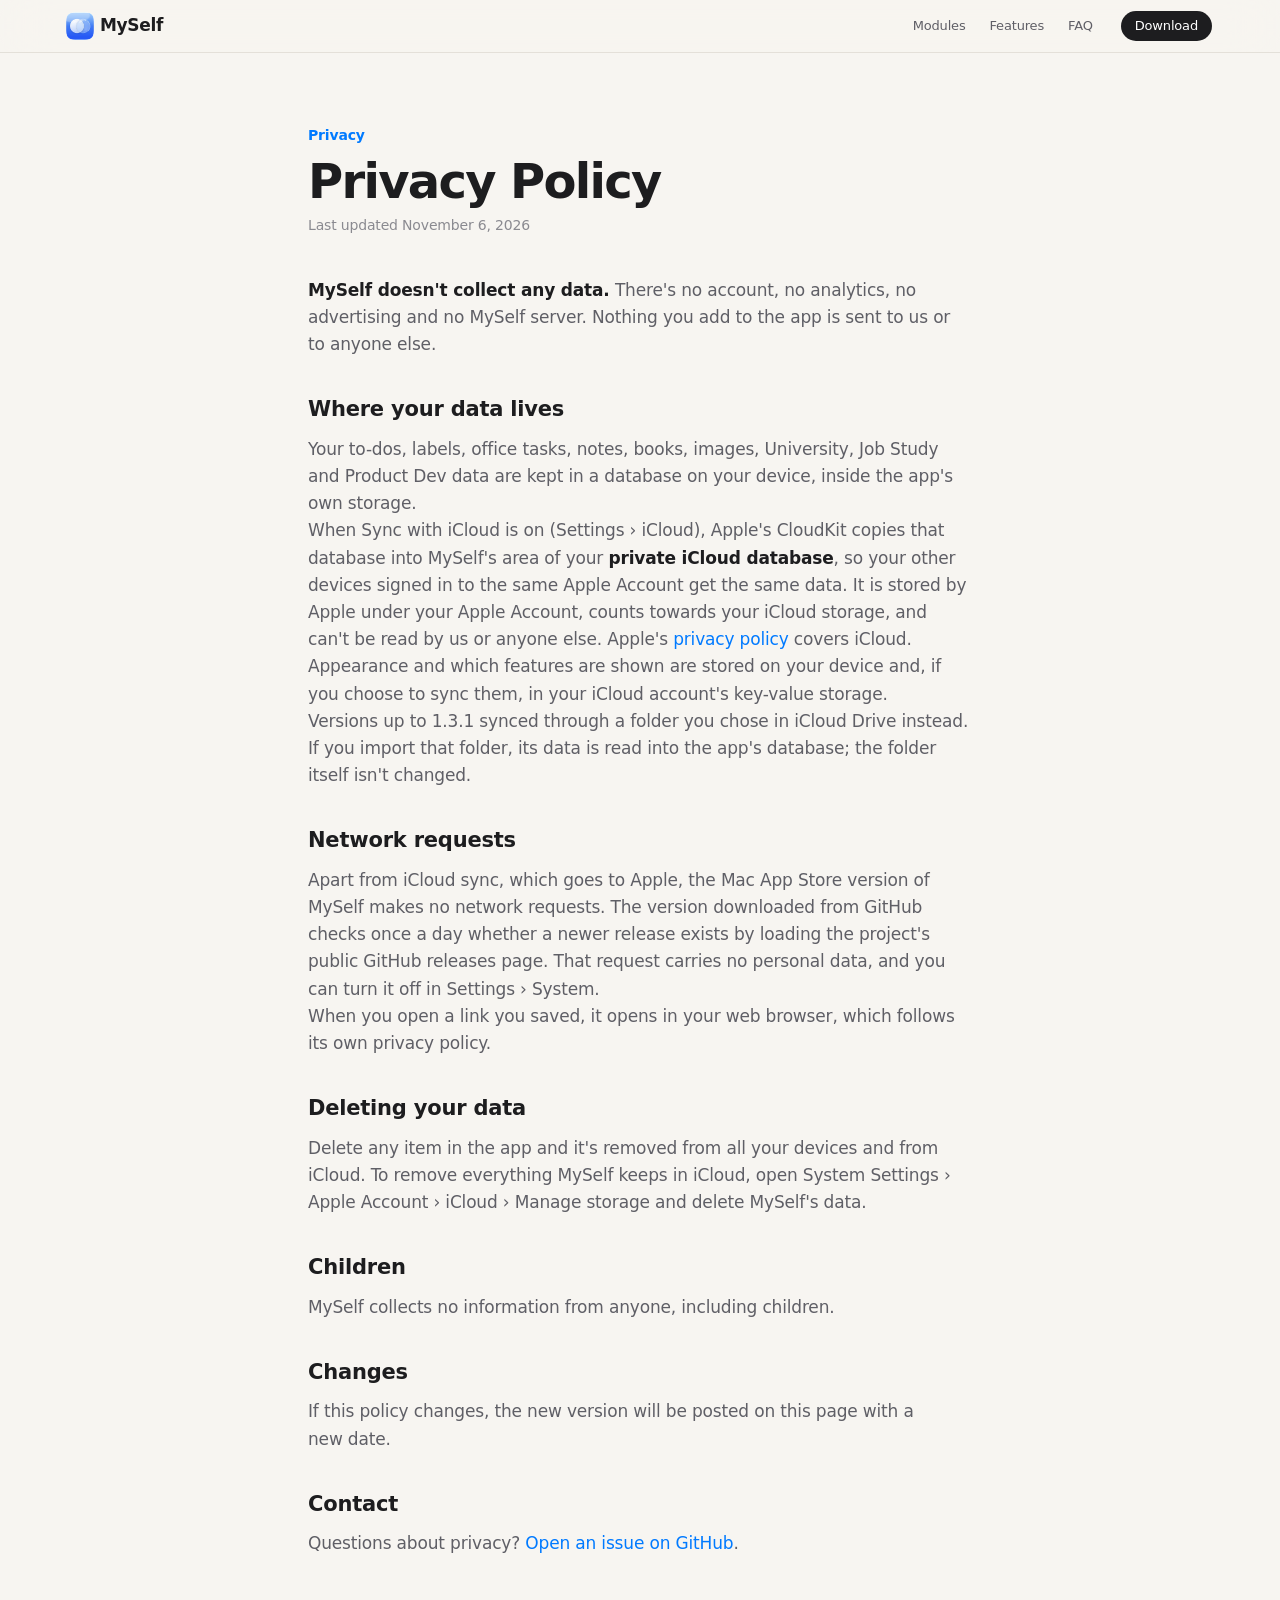
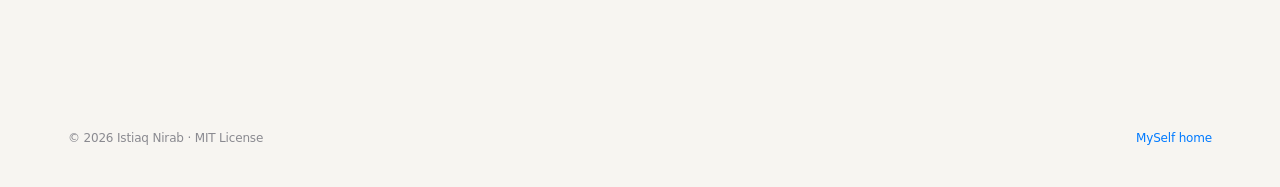
<file: docs/privacy.html>
<!DOCTYPE html>
<html lang="en">
<head>
<meta charset="UTF-8">
<meta name="viewport" content="width=device-width, initial-scale=1.0">
<title>Privacy Policy — MySelf for Mac</title>
<meta name="description" content="MySelf collects no data. Everything you add stays on your devices and in your own iCloud account.">
<link rel="icon" href="icon.png">
<link rel="stylesheet" href="landing.css">
<style>
.policy{max-width:720px;padding:72px 28px 96px}
.policy h1{font-size:clamp(34px,5vw,48px);font-weight:700;letter-spacing:-.035em;line-height:1.05;margin:10px 0 8px}
.policy .updated{color:var(--ink-3);font-size:14px;margin-bottom:40px}
.policy h2{font-size:21px;font-weight:650;letter-spacing:-.01em;margin:36px 0 10px}
.policy p,.policy li{font-size:17px;line-height:1.6;color:var(--ink-2)}
.policy ul{padding-left:22px;display:flex;flex-direction:column;gap:6px}
.policy a{color:var(--accent)}
.policy strong{color:var(--ink);font-weight:600}
</style>
</head>
<body>
<nav class="nav"><div class="wrap"><a class="brand" href="index.html"><img src="icon.png" alt="">MySelf</a><div class="nav-links"><a href="index.html#modules">Modules</a><a href="index.html#features">Features</a><a href="index.html#faq">FAQ</a></div><a class="btn pri sm" href="https://github.com/Ok9xNirab/myself/releases/latest">Download</a></div></nav>

<main class="policy" style="margin:0 auto">
<div class="eyebrow">Privacy</div>
<h1>Privacy Policy</h1>
<p class="updated">Last updated November 6, 2026</p>

<p><strong>MySelf doesn't collect any data.</strong> There's no account, no analytics, no advertising and no MySelf server. Nothing you add to the app is sent to us or to anyone else.</p>

<h2>Where your data lives</h2>
<p>Your to-dos, labels, office tasks, notes, books, images, University, Job Study and Product Dev data are kept in a database on your device, inside the app's own storage.</p>
<p>When Sync with iCloud is on (Settings › iCloud), Apple's CloudKit copies that database into MySelf's area of your <strong>private iCloud database</strong>, so your other devices signed in to the same Apple Account get the same data. It is stored by Apple under your Apple Account, counts towards your iCloud storage, and can't be read by us or anyone else. Apple's <a href="https://www.apple.com/legal/privacy/">privacy policy</a> covers iCloud.</p>
<p>Appearance and which features are shown are stored on your device and, if you choose to sync them, in your iCloud account's key-value storage.</p>
<p>Versions up to 1.3.1 synced through a folder you chose in iCloud Drive instead. If you import that folder, its data is read into the app's database; the folder itself isn't changed.</p>

<h2>Network requests</h2>
<p>Apart from iCloud sync, which goes to Apple, the Mac App Store version of MySelf makes no network requests. The version downloaded from GitHub checks once a day whether a newer release exists by loading the project's public GitHub releases page. That request carries no personal data, and you can turn it off in Settings › System.</p>
<p>When you open a link you saved, it opens in your web browser, which follows its own privacy policy.</p>

<h2>Deleting your data</h2>
<p>Delete any item in the app and it's removed from all your devices and from iCloud. To remove everything MySelf keeps in iCloud, open System Settings › Apple Account › iCloud › Manage storage and delete MySelf's data.</p>

<h2>Children</h2>
<p>MySelf collects no information from anyone, including children.</p>

<h2>Changes</h2>
<p>If this policy changes, the new version will be posted on this page with a new date.</p>

<h2>Contact</h2>
<p>Questions about privacy? <a href="https://github.com/Ok9xNirab/myself/issues">Open an issue on GitHub</a>.</p>
</main>

<footer><div class="wrap">
<div class="f-bot"><span>© 2026 Istiaq Nirab · MIT License</span><span><a href="index.html">MySelf home</a></span></div>
</div></footer>
</body>
</html>
</file>
<file: docs/landing.css>
/* MySelf landing page. The look follows the app's v2 design: warm paper, soft mesh "space" bands, glass cards. */
:root{
--bg:#f7f5f1;--surface:#fff;--surface-2:#f1eee8;--border:#e6e1d8;--ink:#1d1d1f;--ink-2:#5f5f66;--ink-3:#8a8a90;
--accent:#007aff;--blue:#2f6fec;--green:#1f9a5a;--violet:#7a4fe0;--amber:#e06a00;--red:#d63a3a;--teal:#11808e;--brown:#8f5a26;--indigo:#5856d6;
--sans:-apple-system,BlinkMacSystemFont,"SF Pro Text","Helvetica Neue",system-ui,sans-serif;
--display:-apple-system,BlinkMacSystemFont,"SF Pro Display","Helvetica Neue",system-ui,sans-serif;
--mono:ui-monospace,"SF Mono",Menlo,monospace;--bn:"Noto Sans Bengali",var(--sans);
/* The space theme (Dawn by default); landing.js swaps these when a theme is picked. */
--m1:#ffd3b0;--m2:#c9d5ff;--m3:#f7c6e0;
--mesh:radial-gradient(60% 80% at 8% 10%,var(--m1) 0%,transparent 70%),radial-gradient(60% 90% at 92% 0%,var(--m2) 0%,transparent 70%),radial-gradient(55% 70% at 55% 60%,var(--m3) 0%,transparent 72%);
/* The desktop wallpaper behind the widgets demo. */
--wall:radial-gradient(90% 70% at 12% 8%,#f6c9ae 0%,transparent 60%),radial-gradient(90% 80% at 88% 14%,#c0c9f3 0%,transparent 62%),linear-gradient(180deg,#a9b6ea 0%,#6d7fcf 100%);
--card-shadow:0 0 0 .5px rgba(60,40,10,.07),0 1px 3px rgba(60,40,10,.05)}
*{box-sizing:border-box;margin:0;padding:0}
html{scroll-behavior:smooth;scroll-padding-top:64px}
body{background:var(--bg);color:var(--ink);font-family:var(--sans);font-size:17px;line-height:1.5;letter-spacing:-.01em;-webkit-font-smoothing:antialiased;overflow-x:hidden}
a{color:var(--accent);text-decoration:none}a:hover{text-decoration:underline}
button{font:inherit;color:inherit}
img{max-width:100%}
.ico{display:block;flex-shrink:0}
.wrap{max-width:1200px;margin:0 auto;padding:0 28px}
h1,h2,h3{font-family:var(--display);text-wrap:balance}
p{text-wrap:pretty}
.eyebrow{font-size:14px;font-weight:600;color:var(--accent)}
.h2{font-size:clamp(34px,5vw,56px);font-weight:700;letter-spacing:-.035em;line-height:1.04}
.lede{font-size:clamp(18px,2vw,21px);color:var(--ink-2);line-height:1.45;max-width:46ch}
.sec{padding:120px 0}
.sec-head{display:flex;flex-direction:column;gap:14px;margin-bottom:56px}
.sec-head.c{align-items:center;text-align:center}.sec-head.c .lede{max-width:58ch}
.btn{display:inline-flex;align-items:center;gap:8px;height:44px;padding:0 22px;border-radius:99px;border:0;font-size:16px;font-weight:500;cursor:pointer;white-space:nowrap;transition:transform .12s,background .15s}
.btn:hover{text-decoration:none}.btn:active{transform:scale(.97)}
.btn.pri{background:var(--ink);color:#fff}.btn.pri:hover{color:#fff;background:#000}
.btn.sec2{background:rgba(255,255,255,.72);color:var(--ink);box-shadow:0 0 0 .5px rgba(0,0,0,.12),0 2px 8px rgba(60,40,10,.06);-webkit-backdrop-filter:blur(20px);backdrop-filter:blur(20px)}.btn.sec2:hover{color:var(--ink);background:#fff}
.btn.sm{height:30px;padding:0 14px;font-size:13px}
.kbd,kbd{font-family:var(--sans);font-size:12px;color:var(--ink-2);padding:1px 7px;border-radius:6px;background:rgba(0,0,0,.055);letter-spacing:.04em;white-space:nowrap}
.mut{color:var(--ink-3);font-size:12px}
.store{display:inline-flex;flex:none;line-height:0;transition:transform .12s}.store:active{transform:scale(.97)}
.store img{display:block;width:auto;height:44px}

/* nav */
.nav{position:sticky;top:0;z-index:100;background:rgba(247,245,241,.74);-webkit-backdrop-filter:blur(24px) saturate(1.8);backdrop-filter:blur(24px) saturate(1.8);border-bottom:.5px solid rgba(60,40,10,.1)}
.nav .wrap{height:52px;display:flex;align-items:center;gap:28px}
.brand{display:flex;align-items:center;gap:8px;color:var(--ink);font-family:var(--display);font-weight:650;font-size:17px;letter-spacing:-.02em}.brand:hover{color:var(--ink);text-decoration:none}
.brand img{width:34px;height:34px;margin:-5px}
.nav-links{display:flex;gap:24px;margin-left:auto}
.nav-links a{color:var(--ink-2);font-size:13px}.nav-links a:hover{color:var(--ink);text-decoration:none}

/* hero */
.hero{position:relative;padding:84px 0 0;overflow:hidden;isolation:isolate}
.band{position:absolute;inset:0 0 auto;height:820px;background:var(--mesh);z-index:-1;transition:background .5s}
.band::after{content:"";position:absolute;inset:auto 0 0;height:340px;background:linear-gradient(180deg,transparent,var(--bg))}
.hero-top{display:flex;flex-direction:column;align-items:center;text-align:center;gap:20px}
.new-pill{display:inline-flex;align-items:center;gap:8px;font-size:13px;font-weight:500;color:var(--ink);padding:5px 8px 5px 6px;border-radius:99px;background:rgba(255,255,255,.66);box-shadow:0 0 0 .5px rgba(0,0,0,.1);-webkit-backdrop-filter:blur(16px);backdrop-filter:blur(16px)}
.new-pill b{font-size:11.5px;font-weight:650;color:#fff;background:var(--ink);padding:2px 8px;border-radius:99px}
.new-pill:hover{color:var(--ink);text-decoration:none;background:#fff}
.hero-icon{width:150px;height:150px;filter:drop-shadow(0 16px 24px rgba(40,60,140,.26));margin:-14px}
.hero h1{font-size:clamp(44px,7.4vw,88px);font-weight:700;letter-spacing:-.045em;line-height:.98;max-width:13ch}
.hero .lede{max-width:52ch;text-align:center;color:#45454b}
.hero-cta{display:flex;gap:12px;flex-wrap:wrap;justify-content:center;align-items:center;margin-top:6px}
.hero-meta{font-size:13px;color:var(--ink-2)}
.hero-stage{margin-top:40px;padding:0 0 40px;display:flex;justify-content:center}
.hero-shot{display:block;width:min(1240px,100%);height:auto}

/* what's new */
.news{display:grid;grid-template-columns:repeat(4,minmax(0,1fr));gap:16px}
.nw{background:var(--surface);border-radius:20px;padding:24px;box-shadow:var(--card-shadow);display:flex;flex-direction:column;gap:8px}
.nw .tile{margin-bottom:6px}
.nw h3{font-size:18px;font-weight:650;letter-spacing:-.02em}
.nw p{font-size:14.5px;color:var(--ink-2);line-height:1.45}

/* modules */
.tile{width:44px;height:44px;border-radius:12px;display:grid;place-items:center;color:#fff;flex:none;box-shadow:inset 0 0 0 .5px rgba(255,255,255,.25),0 4px 10px -4px rgba(0,0,0,.3)}
.mods{display:grid;grid-template-columns:repeat(3,minmax(0,1fr));gap:16px}
.mod{background:var(--surface);border-radius:20px;padding:24px;display:flex;flex-direction:column;gap:10px;box-shadow:var(--card-shadow);transition:transform .2s,box-shadow .2s;color:var(--ink)}
.mod:hover{transform:translateY(-3px);box-shadow:0 0 0 .5px rgba(60,40,10,.07),0 14px 30px rgba(60,40,10,.09);text-decoration:none;color:var(--ink)}
.mod .tile{margin-bottom:6px}
.mod h3{font-size:19px;font-weight:650;letter-spacing:-.02em}
.mod p{font-size:14.5px;color:var(--ink-2);line-height:1.45}
.mod .k{margin-top:auto;align-self:flex-start}
.soon-tag{display:inline-block;font-size:11px;font-weight:600;padding:2px 8px;border-radius:99px;color:var(--ink-2);background:rgba(0,0,0,.06);vertical-align:middle;align-self:flex-start}
.mod.soon .tile{opacity:.55}

/* feature rows */
.features{background:var(--surface)}
.feat{display:grid;grid-template-columns:minmax(0,4fr) minmax(0,7fr);gap:56px;align-items:center;padding:80px 0;border-top:.5px solid var(--border)}
.feat:first-child{border-top:0}
.feat.flip{grid-template-columns:minmax(0,7fr) minmax(0,4fr)}.feat.flip .copy{order:2}
.copy{display:flex;flex-direction:column;gap:16px}
.copy h3{font-size:clamp(28px,3.4vw,40px);font-weight:700;letter-spacing:-.03em;line-height:1.08}
.copy>p{color:var(--ink-2);font-size:17px}
.copy .eyebrow{display:flex;align-items:center;gap:10px;color:var(--tint,var(--accent))}
.copy .eyebrow .tile{width:28px;height:28px;border-radius:8px}
.ticks{list-style:none;display:flex;flex-direction:column;gap:10px;margin-top:6px}
.ticks li{display:flex;gap:10px;font-size:15.5px;line-height:1.4}
.ticks li .ico{color:var(--tint,var(--accent));margin-top:1px}
.shot{position:relative;margin:-3% -3.5%;min-width:0}
.shot img{display:block;width:100%;height:auto;cursor:zoom-in}
.shot::before{content:"";position:absolute;inset:8% 6% 4%;border-radius:40px;background:var(--mesh);filter:blur(40px);opacity:.75;z-index:-1}
.feat{position:relative;isolation:isolate}

/* workout mock (coming soon) */
.mock{position:relative;background:var(--bg);border-radius:20px;padding:22px;box-shadow:0 0 0 .5px rgba(0,0,0,.06),0 30px 60px -20px rgba(0,0,0,.18);font-size:13px;line-height:1.45}
.mock>*:not(.soon-over){opacity:.45;filter:saturate(.6)}
.soon-over{position:absolute;inset:0;display:grid;place-items:center;z-index:1}
.soon-over span{font-size:13px;font-weight:600;padding:6px 14px;border-radius:99px;background:var(--surface);box-shadow:0 0 0 .5px rgba(0,0,0,.08),0 6px 20px rgba(0,0,0,.12)}
.ch{display:flex;align-items:center;justify-content:space-between;font-size:13px;font-weight:600;margin-bottom:8px}
.ch span{font-weight:400;color:var(--ink-3);font-size:12px}
.grid2{display:grid;grid-template-columns:minmax(0,1fr) minmax(0,1fr);gap:12px}
.sub-card{background:var(--surface);border-radius:12px;padding:12px 14px}
.li{display:flex;align-items:center;gap:10px;padding:7px 0;border-top:.5px solid rgba(0,0,0,.07)}
.li:first-of-type{border-top:0}
.li .t{flex:1;min-width:0;white-space:nowrap;overflow:hidden;text-overflow:ellipsis}
.cb{width:16px;height:16px;border-radius:50%;border:1.5px solid rgba(0,0,0,.25);flex-shrink:0;display:grid;place-items:center;color:#fff}
.cb.on{background:var(--red);border-color:var(--red)}
.wk-top{display:grid;grid-template-columns:auto minmax(0,1fr);gap:22px;align-items:center}
.streak{display:flex;flex-direction:column;align-items:center;gap:2px;padding:14px 22px;border-radius:16px;background:rgba(214,58,58,.08);color:var(--red)}
.streak b{font-family:var(--display);font-size:44px;line-height:1;letter-spacing:-.03em}
.streak span{font-size:12px;font-weight:600}
.days{display:grid;grid-template-columns:repeat(7,minmax(0,1fr));gap:6px;text-align:center;font-size:11px;color:var(--ink-3)}
.days i{display:grid;place-items:center;aspect-ratio:1;border-radius:50%;background:rgba(0,0,0,.05);margin-bottom:4px;color:#fff}
.days i.on{background:var(--red)}
.chart{display:flex;align-items:flex-end;gap:6px;height:96px;padding-top:8px}
.chart i{flex:1;border-radius:5px 5px 2px 2px;background:color-mix(in srgb,var(--red) 30%,#fff)}
.chart i.hi{background:var(--red)}

/* notes */
.notes-sec{position:relative;isolation:isolate;overflow:hidden}
.notes-sec .band{height:640px;opacity:.85}
.notes-stage{position:relative;display:grid;grid-template-columns:minmax(0,1fr) minmax(0,1fr);gap:0;margin:0 -80px}
.notes-stage .shot{margin:0}
.notes-stage .shot:first-child{transform:translateX(6%) rotate(-1.5deg);z-index:1}
.notes-stage .shot:last-child{transform:translate(-6%,10%) rotate(1.5deg);z-index:2}
.notes-stage .shot::before{display:none}
.notes-feats{display:grid;grid-template-columns:repeat(3,minmax(0,1fr));gap:40px 36px;margin-top:110px}
.nf{display:flex;flex-direction:column;gap:8px}
.nf .ico{color:var(--teal);margin-bottom:4px}
.nf h3{font-size:18px;font-weight:650;letter-spacing:-.015em}
.nf p{font-size:15px;color:var(--ink-2)}
.nf .bn{font-family:var(--bn)}

/* themes */
.themes{background:var(--surface)}
.th-stage{position:relative;border-radius:28px;overflow:hidden;background:var(--bg);box-shadow:var(--card-shadow);padding:56px 56px 0;isolation:isolate}
.th-stage .band{height:100%;transition:background .5s}
.th-stage .band::after{height:60%}
.th-stage.dark{background:#141418}.th-stage.dark .band::after{background:linear-gradient(180deg,transparent,#141418)}
.th-stage.dark .th-copy h3{color:#fff}.th-stage.dark .th-copy p{color:#b8b8c0}
.th-copy{max-width:520px;display:flex;flex-direction:column;gap:10px}
.th-copy h3{font-size:clamp(26px,3vw,34px);font-weight:700;letter-spacing:-.03em;line-height:1.1}
.th-copy p{color:var(--ink-2);font-size:16px}
.th-pick{display:flex;flex-wrap:wrap;gap:14px;margin:28px 0 36px}
.th{display:flex;flex-direction:column;align-items:center;gap:6px;background:none;border:0;cursor:pointer;font-size:12.5px;color:var(--ink-2)}
.th i{display:block;width:64px;height:44px;border-radius:12px;box-shadow:inset 0 0 0 .5px rgba(0,0,0,.14);transition:box-shadow .15s}
.th.on{color:var(--ink);font-weight:600}.th.on i{box-shadow:0 0 0 2.5px var(--bg),0 0 0 4.5px var(--ink)}
.th-stage.dark .th{color:#b8b8c0}.th-stage.dark .th.on{color:#fff}.th-stage.dark .th.on i{box-shadow:0 0 0 2.5px #141418,0 0 0 4.5px #fff}
.th-shot{display:block;width:100%;max-width:1000px;margin:0 auto -2px;height:auto}
.th-notes{display:grid;grid-template-columns:repeat(3,minmax(0,1fr));gap:24px;margin-top:40px}
.th-notes div{font-size:15px;color:var(--ink-2)}.th-notes b{display:block;color:var(--ink);font-size:16px;margin-bottom:2px}

/* built for Mac */
.bento{display:grid;grid-template-columns:repeat(6,minmax(0,1fr));gap:16px}
.bx{background:var(--surface);border-radius:24px;padding:32px;box-shadow:var(--card-shadow);display:flex;flex-direction:column;gap:12px;overflow:hidden;min-width:0}
.bx h3{font-size:24px;font-weight:700;letter-spacing:-.025em;line-height:1.15}
.bx>p{color:var(--ink-2);font-size:15.5px;max-width:44ch}
.s4{grid-column:span 4}.s2{grid-column:span 2}.s3{grid-column:span 3}.s6{grid-column:1/-1}
.qo-wrap{margin-top:14px;padding:30px 20px;border-radius:16px;background:var(--mesh),var(--bg);display:grid;place-items:center}
.qo{width:min(540px,100%);border-radius:18px;overflow:hidden;background:rgba(250,249,246,.84);-webkit-backdrop-filter:blur(40px) saturate(1.8);backdrop-filter:blur(40px) saturate(1.8);box-shadow:0 0 0 .5px rgba(0,0,0,.14),0 24px 60px rgba(40,30,10,.22);font-size:13px}
.qo-in{display:flex;align-items:center;gap:10px;padding:0 16px;height:52px;border-bottom:.5px solid rgba(0,0,0,.08);color:var(--ink-3)}
.qo-in input{flex:1;border:0;outline:0;background:transparent;font:inherit;font-size:19px;color:var(--ink);min-width:0}
.qo-list{height:232px;overflow:auto;padding:6px}
.qo-g{font-size:11px;font-weight:600;color:var(--ink-3);padding:8px 10px 3px}
.qo-r{display:flex;align-items:center;gap:10px;height:34px;padding:0 10px;border-radius:9px;cursor:default}
.qo-r .ic{width:22px;height:22px;border-radius:6px;display:grid;place-items:center;color:#fff}
.qo-r .tt{flex:1;white-space:nowrap;overflow:hidden;text-overflow:ellipsis}
.qo-r .sb{font-size:12px;color:var(--ink-3)}
.qo-r.on{background:rgba(0,0,0,.07)}
.qo-empty{padding:30px;text-align:center;color:var(--ink-3)}
.qo-foot{display:flex;gap:14px;padding:8px 14px;font-size:11px;color:var(--ink-3);border-top:.5px solid rgba(0,0,0,.08)}
.mb{margin-top:auto;border-radius:12px;overflow:hidden;background:var(--wall);padding:0 0 70px;font-size:13px}
.mb-bar{height:26px;display:flex;align-items:center;gap:2px;padding:0 10px;background:rgba(246,246,250,.5);-webkit-backdrop-filter:blur(30px);backdrop-filter:blur(30px);font-weight:500;color:#111}
.mb-bar span{padding:1px 8px;border-radius:5px}.mb-bar span.app{font-weight:700}.mb-bar span.on{background:rgba(0,0,0,.12)}
.mb-menu{margin:0 0 0 64px;width:230px;padding:5px;border-radius:10px;background:rgba(240,240,244,.9);box-shadow:0 0 0 .5px rgba(0,0,0,.18),0 12px 32px rgba(0,0,0,.22)}
.mi{display:flex;align-items:center;height:22px;padding:0 9px 0 22px;border-radius:5px;position:relative}
.mi em{font-style:normal;margin-left:auto;color:var(--ink-3);letter-spacing:.04em}
.mi.on{background:var(--accent);color:#fff}.mi.on em{color:rgba(255,255,255,.8)}
.mi.off{color:var(--ink-3)}
.msep{height:1px;margin:5px 9px;background:rgba(0,0,0,.1)}
.md{margin-top:auto;font-family:var(--mono);font-size:12.5px;line-height:1.9;background:var(--surface-2);border-radius:12px;padding:14px 16px;color:var(--ink-2)}
.md b{color:var(--teal);font-weight:600}
.keys{display:grid;grid-template-columns:repeat(auto-fill,minmax(min(100%,190px),1fr));gap:8px;margin-top:6px}
.key{display:flex;align-items:center;justify-content:space-between;gap:10px;padding:10px 14px;border-radius:10px;background:var(--surface-2);font-size:14px}
.key kbd{background:none;padding:0;font-size:13px}
.appear{display:flex;gap:16px;margin-top:auto;flex-wrap:wrap}
.ap{flex:1;min-width:120px;display:flex;flex-direction:column;gap:8px;align-items:center;font-size:13px;color:var(--ink-2);background:none;border:0;cursor:pointer}
.ap .pv{width:100%;aspect-ratio:16/10;border-radius:10px;overflow:hidden;display:grid;grid-template-columns:30% 1fr;box-shadow:0 0 0 .5px rgba(0,0,0,.12);transition:box-shadow .15s}
.ap.on{color:var(--ink);font-weight:600}.ap.on .pv{box-shadow:0 0 0 3px var(--accent)}
.pv .a{padding:6px;display:flex;flex-direction:column;gap:4px}.pv .a i{height:5px;border-radius:2px;background:currentColor;opacity:.15}.pv .a i:first-child{background:var(--accent);opacity:1;width:80%}
.pv .b{padding:8px;display:flex;flex-direction:column;gap:5px}.pv .b i{height:16px;border-radius:4px}
.swatches{display:flex;gap:10px;flex-wrap:wrap;align-items:center}
.sw{width:26px;height:26px;border-radius:50%;border:0;cursor:pointer;box-shadow:inset 0 0 0 .5px rgba(0,0,0,.2);position:relative}
.sw.on::after{content:"";position:absolute;inset:8.5px;border-radius:50%;background:#fff}

/* segmented control (widgets Light / Dark) */
.seg{display:inline-flex;align-self:center;padding:3px;border-radius:99px;gap:2px}

/* icon */
.icons-row{display:flex;gap:28px;flex-wrap:wrap;justify-content:center}
.ic-opt{display:flex;flex-direction:column;align-items:center;gap:14px;font-size:14px;color:var(--ink-2)}
.ic-opt .ic{width:150px;height:150px;display:grid;place-items:center}
.ic-opt .ic img{width:150px;height:150px;display:block;filter:drop-shadow(0 10px 14px rgba(40,40,80,.2))}

/* privacy */
.priv{display:grid;grid-template-columns:repeat(4,minmax(0,1fr));gap:16px}
.pv-card{background:var(--surface);border-radius:20px;padding:28px;display:flex;flex-direction:column;gap:10px;box-shadow:var(--card-shadow)}
.pv-card .tile{background:var(--surface-2);color:var(--ink);box-shadow:none;margin-bottom:4px}
.pv-card h3{font-size:19px;font-weight:650;letter-spacing:-.02em}
.pv-card p{font-size:15px;color:var(--ink-2)}

/* download, specs, faq */
.specs{display:grid;grid-template-columns:repeat(4,minmax(0,1fr));border-top:.5px solid var(--border)}
.spec{padding:24px 24px 24px 0;border-bottom:.5px solid var(--border);display:flex;flex-direction:column;gap:4px}
.spec .k{font-size:13px;color:var(--ink-3);font-weight:500}.spec .v{font-size:16px;font-weight:500}
.dl{display:flex;flex-wrap:wrap;align-items:center;gap:14px 20px;margin-top:28px}
.dl p{font-size:14px;color:var(--ink-2);line-height:1.5;max-width:620px}
.faq{max-width:820px;margin:0 auto;border-top:.5px solid var(--border)}
.faq details{border-bottom:.5px solid var(--border)}
.faq summary{list-style:none;display:flex;justify-content:space-between;align-items:center;gap:20px;padding:22px 0;font-size:19px;font-weight:600;letter-spacing:-.015em;cursor:pointer}
.faq summary::-webkit-details-marker{display:none}
.faq summary .ico{color:var(--ink-3);transition:transform .2s}
.faq details[open] summary .ico{transform:rotate(45deg)}
.faq details p{padding:0 40px 24px 0;color:var(--ink-2);font-size:16px;max-width:66ch}

/* cta + footer */
.cta{position:relative;isolation:isolate;border-radius:32px;padding:88px 32px;display:flex;flex-direction:column;align-items:center;gap:18px;text-align:center;overflow:hidden;background:var(--mesh),var(--surface);box-shadow:var(--card-shadow)}
.cta>img{width:132px;height:132px;margin:-14px;filter:drop-shadow(0 16px 24px rgba(40,60,140,.26))}
.cta h2{font-size:clamp(36px,5.4vw,64px);font-weight:700;letter-spacing:-.04em;line-height:1.02}
.cta p{color:#45454b;font-size:19px;max-width:46ch}
footer{padding:56px 0 40px;font-size:13px;color:var(--ink-2)}
.f-grid{display:grid;grid-template-columns:minmax(0,2fr) repeat(3,minmax(0,1fr));gap:32px;padding-bottom:32px;border-bottom:.5px solid var(--border)}
.f-grid h4{font-size:13px;font-weight:600;color:var(--ink);margin-bottom:10px;font-family:var(--sans)}
.f-grid ul{list-style:none;display:flex;flex-direction:column;gap:8px}
.f-grid a{color:var(--ink-2)}.f-grid a:hover{color:var(--ink)}
.f-grid .about{display:flex;flex-direction:column;gap:12px;max-width:34ch}
.f-bot{display:flex;justify-content:space-between;gap:16px;flex-wrap:wrap;padding-top:20px;color:var(--ink-3);font-size:12px}

/* screenshot viewer */
.zoom{border:0;padding:0;background:transparent;max-width:min(1600px,96vw);max-height:94vh;margin:auto;overflow:visible}
.zoom::backdrop{background:rgba(20,18,14,.55);-webkit-backdrop-filter:blur(8px);backdrop-filter:blur(8px)}
.zoom img{display:block;max-width:min(1600px,96vw);max-height:94vh;width:auto;height:auto;cursor:zoom-out}

@media(max-width:1000px){
.feat,.feat.flip{grid-template-columns:1fr;gap:28px}.feat.flip .copy{order:0}
.news,.priv,.specs{grid-template-columns:repeat(2,minmax(0,1fr))}
.mods{grid-template-columns:repeat(2,minmax(0,1fr))}
.notes-feats,.th-notes{grid-template-columns:repeat(2,minmax(0,1fr))}
.bento{grid-template-columns:1fr 1fr}.s4,.s2,.s3{grid-column:span 2}
.f-grid{grid-template-columns:1fr 1fr}}
@media(max-width:1300px){.notes-stage{margin:0}}
@media(max-width:760px){
.nav-links{display:none}.nav .btn{margin-left:auto}
.wrap{padding:0 16px}.sec{padding:84px 0}
.news,.priv,.specs,.mods,.notes-feats,.th-notes,.grid2{grid-template-columns:1fr}
.notes-stage{grid-template-columns:1fr}.notes-stage .shot:first-child,.notes-stage .shot:last-child{transform:none}
.notes-feats{margin-top:48px}
.th-stage{padding:32px 20px 0}.th i{width:54px;height:38px}
.bx{padding:24px}.feat{padding:56px 0}.wk-top{grid-template-columns:1fr}
.f-grid{grid-template-columns:1fr}}

/* Widgets */
.wdesk{--w-card:rgba(255,255,255,.86);--w-ink:#1d1d1f;--w-ink2:#6e6e73;--w-ink3:#8e8e93;--w-line:rgba(0,0,0,.07);--w-track:rgba(0,0,0,.08);--w-blue:#007aff;--w-red:#ff3b30;--w-orange:#e08600;--w-green:#28a745;--w-violet:#9b4fd0;--w-soft:rgba(0,0,0,.045);--w-u:170px;padding:100px 0 110px;background:var(--wall)}
.wdesk.dark{--w-card:rgba(38,38,42,.82);--w-ink:#f5f5f7;--w-ink2:#a1a1a6;--w-ink3:#7f7f85;--w-line:rgba(255,255,255,.08);--w-track:rgba(255,255,255,.12);--w-blue:#0a84ff;--w-red:#ff453a;--w-orange:#ff9f0a;--w-green:#30d158;--w-violet:#bf5af2;--w-soft:rgba(255,255,255,.06);background:radial-gradient(90% 70% at 12% 8%,#5a3550 0%,transparent 60%),radial-gradient(90% 80% at 88% 14%,#273a78 0%,transparent 62%),linear-gradient(180deg,#1b2147 0%,#0b0d1e 100%)}
.wdesk .sec-head{margin-bottom:44px}
.wdesk .eyebrow,.wdesk .h2{color:#fff}
.wdesk .h2{text-shadow:0 2px 30px rgba(20,30,90,.25)}
.wdesk .lede{color:rgba(255,255,255,.92)}
.wg-mode{margin-top:8px;background:rgba(10,20,70,.22);box-shadow:inset 0 0 0 .5px rgba(255,255,255,.25);-webkit-backdrop-filter:blur(12px);backdrop-filter:blur(12px)}
.wg-mode button{border:0;background:none;cursor:pointer;font-size:13px;font-weight:500;color:#fff;padding:5px 16px;border-radius:99px;transition:background .15s,color .15s}
.wg-mode button.on{background:#fff;color:#1d1d1f;box-shadow:0 1px 3px rgba(0,0,0,.15)}
.wg-grid{display:grid;grid-template-columns:repeat(auto-fit,var(--w-u));grid-auto-rows:var(--w-u);grid-auto-flow:dense;gap:16px;justify-content:center;font-size:13px;line-height:1.3;letter-spacing:-.005em}
.wg{position:relative;display:flex;flex-direction:column;overflow:hidden;min-width:0;padding:15px 16px;border-radius:22px;background:var(--w-card);color:var(--w-ink);-webkit-backdrop-filter:blur(30px) saturate(1.6);backdrop-filter:blur(30px) saturate(1.6);box-shadow:0 0 0 .5px rgba(0,0,0,.08),0 8px 24px rgba(0,0,0,.12)}
.wg-m{grid-column:span 2}.wg-l{grid-column:span 2;grid-row:span 2}
.wg-cap{display:flex;align-items:center;gap:6px;font-size:11px;font-weight:600;color:var(--w-ink2);text-transform:uppercase;letter-spacing:.04em}
.wg-cap i{width:7px;height:7px;border-radius:50%}
.wg-cap span{margin-left:auto;text-transform:none;letter-spacing:0;font-weight:500;color:var(--w-ink3)}
.wg-big{font-family:var(--display);font-size:44px;font-weight:700;letter-spacing:-.03em;line-height:1;font-variant-numeric:tabular-nums}
.wg-t{font-size:13px;font-weight:600;line-height:1.25}
.wg-s{font-size:11.5px;color:var(--w-ink2);line-height:1.3}
.wg-chip{font-size:10.5px;font-weight:600;padding:2px 6px;border-radius:5px;white-space:nowrap;color:var(--w-red);background:rgba(255,59,48,.12)}
.wg-bar{height:4px;border-radius:2px;background:var(--w-track);overflow:hidden}.wg-bar i{display:block;height:100%;border-radius:2px}
.wg-foot{display:flex;align-items:center;justify-content:space-between;margin-top:auto}
.wg-list{display:flex;flex-direction:column;margin-top:8px}
.wg-row{display:flex;align-items:center;gap:10px;padding:7px 0;border-top:.5px solid var(--w-line)}
.wg-row:first-child{border-top:0}
.wg-row .wg-t{flex:1;min-width:0;white-space:nowrap;overflow:hidden;text-overflow:ellipsis;font-weight:500}
.wg-row.done .wg-t{color:var(--w-ink3);text-decoration:line-through}
.wg-ck{flex:none;width:18px;height:18px;border-radius:50%;border:1.5px solid var(--w-ink3);background:none;cursor:pointer;display:grid;place-items:center;transition:.15s}
.wg-ck.on{background:var(--w-blue);border-color:var(--w-blue)}
.wg-ck.on::after{content:"";width:5px;height:9px;border:solid #fff;border-width:0 2px 2px 0;transform:rotate(45deg) translate(-1px,-1px)}
.wg-cnt{width:22px;text-align:right;font-size:11px;font-weight:600;color:var(--w-ink2);font-variant-numeric:tabular-nums}
.wg-plus{width:24px;height:24px;flex:none;border-radius:50%;border:0;background:var(--w-soft);color:var(--w-orange);font-size:16px;font-weight:600;line-height:1;cursor:pointer}
.wg-plus:active{transform:scale(.9)}
.wg-days{display:grid;grid-template-columns:repeat(7,1fr);gap:4px;margin-top:12px}
.wg-day{display:flex;flex-direction:column;align-items:center;gap:4px;padding:6px 0 8px;border-radius:10px;font-size:10.5px;font-weight:600;color:var(--w-ink2)}
.wg-day b{font-size:17px;font-weight:600;color:var(--w-ink)}
.wg-day.now{background:var(--w-blue);color:rgba(255,255,255,.8)}.wg-day.now b{color:#fff}
.wg-pips{display:flex;gap:3px;height:5px}.wg-pips i{width:5px;height:5px;border-radius:50%}
.wg-day.now .wg-pips i{background:#fff!important}
.wg-evs{margin-top:12px}
.wg-ev{display:flex;gap:10px;align-items:stretch;padding:8px 0;border-top:.5px solid var(--w-line)}
.wg-ev:first-child{border-top:0}
.wg-ev>span{flex:none;width:3px;border-radius:2px}
.wg-when{margin-left:auto;flex:none;text-align:right}
.wg-exam{background:linear-gradient(160deg,#ff5a4f,#e2352b);color:#fff}
.wg-exam .wg-cap,.wg-exam .wg-s{color:rgba(255,255,255,.85)}
.wg-ring{position:relative;width:96px;height:96px;margin:6px auto 0}
.wg-ring svg{display:block;transform:rotate(-90deg)}
.wg-ring>div{position:absolute;inset:0;display:grid;place-content:center;text-align:center}
.wg-ring b{font-family:var(--display);font-size:30px;font-weight:700;letter-spacing:-.03em;line-height:1}
.wg-legend{display:flex;justify-content:center;gap:10px;margin-top:auto;font-size:11px;color:var(--w-ink2)}
.wg-legend span{display:flex;align-items:center;gap:4px}.wg-legend i{width:6px;height:6px;border-radius:50%}
.wg-classes{display:flex;flex-direction:column;gap:8px;margin-top:10px}
.wg-cl{display:grid;grid-template-columns:58px 3px 1fr;gap:10px;align-items:center}
.wg-cl b{font-size:12px;font-weight:600;text-align:right;white-space:nowrap;font-variant-numeric:tabular-nums}
.wg-cl>span{height:34px;border-radius:2px}
.wg-sy{display:flex;flex-direction:column;gap:8px;margin-top:10px}
.wg-sy>div{display:grid;grid-template-columns:1fr 34px;gap:4px 8px;align-items:center;font-size:11.5px}
.wg-sy .wg-bar{grid-column:1/-1}
.wg-sy>div>span:nth-child(2){text-align:right;color:var(--w-ink2);font-variant-numeric:tabular-nums}
.wg-field{flex:1;margin:10px 0;padding:9px 10px;border-radius:10px;background:var(--w-soft);font-size:12px;color:var(--w-ink3)}
.wg-qa{display:flex;gap:6px}
.wg-qa span{flex:1;padding:6px 0;text-align:center;border-radius:99px;background:var(--w-soft);color:var(--w-blue);font-size:11.5px;font-weight:600}
@media(max-width:760px){.wdesk{padding:84px 0;--w-u:calc((100vw - 56px)/2)}.wg-ring{transform:scale(.9)}}
@media(min-width:421px) and (max-width:760px){.wdesk{--w-u:170px}}
</file>
